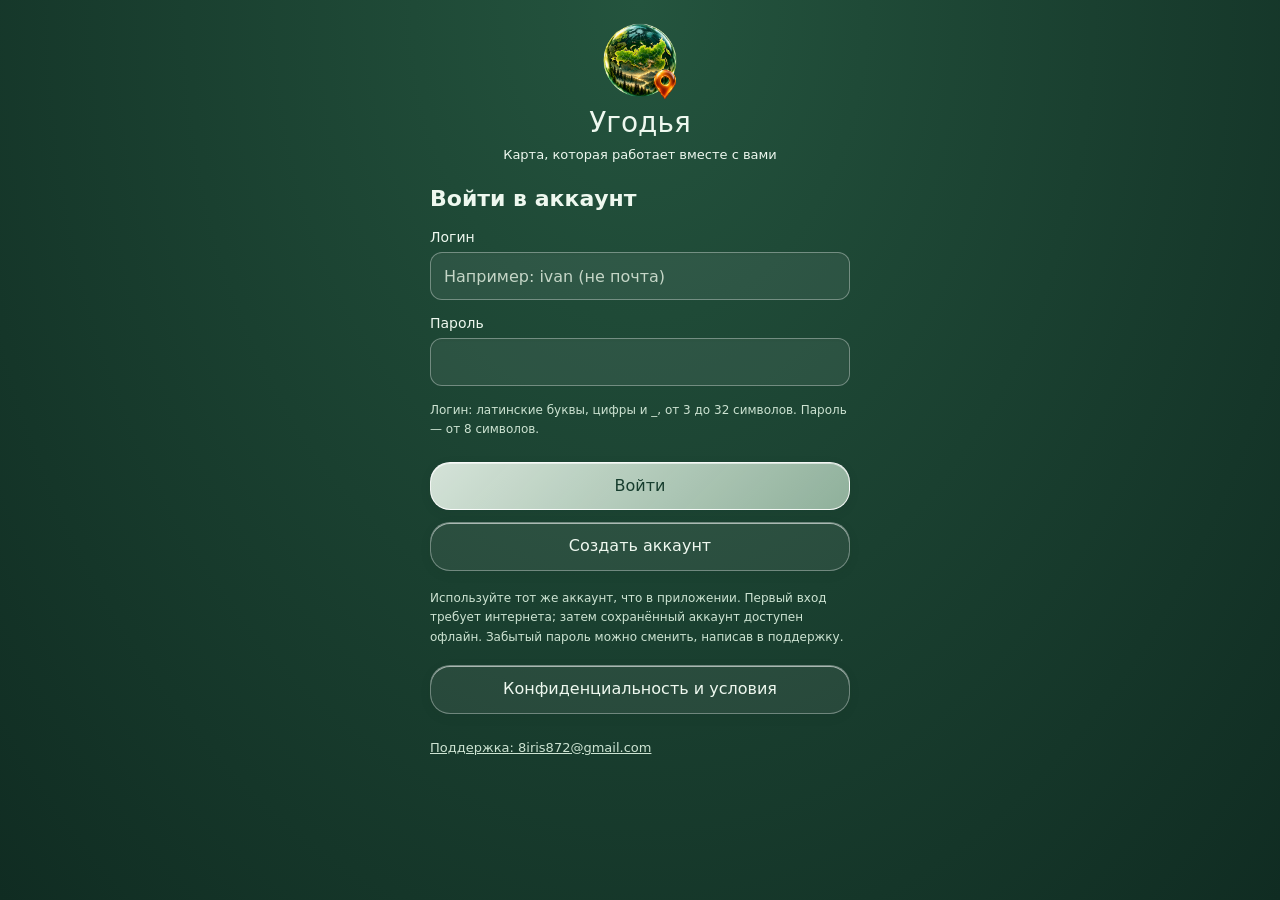
<file: ugodya/index.html>
<!doctype html>
<html lang="ru">
  <head>
    <meta charset="UTF-8" />
    <meta http-equiv="Content-Security-Policy" content="default-src 'self'; script-src 'self'; worker-src 'self' blob:; child-src 'self' blob:; style-src 'self' 'unsafe-inline'; img-src 'self' data: blob: https://tile.openstreetmap.org https://server.arcgisonline.com; font-src 'self' data:; connect-src 'self' blob: https://huntland82.ru https://api.huntland82.ru wss://api.huntland82.ru https://tile.openstreetmap.org https://server.arcgisonline.com; object-src 'none'; base-uri 'none'; form-action 'self'; frame-src 'none'; manifest-src 'self'" />
    <meta name="referrer" content="strict-origin-when-cross-origin" />
    <!-- Ugodya. Original application code is not offered under an open-source license.
         Third-party components and map data retain their own licenses and attribution. -->
    <meta
      name="viewport"
      content="width=device-width, initial-scale=1, viewport-fit=cover"
    />
    <meta name="theme-color" content="#173d2e" />
    <meta name="apple-mobile-web-app-capable" content="yes" />
    <meta name="apple-mobile-web-app-status-bar-style" content="default" />
    <meta
      name="description"
      content="Угодья: карта Крыма, территории, точки и маршруты без интернета"
    />
    <link rel="manifest" href="/ugodya/manifest.webmanifest" />
    <link rel="apple-touch-icon" href="/ugodya/branding/icon-192.png" />
    <title>Угодья</title>
    <script type="module" crossorigin src="/ugodya/assets/index-Bnn749XR.js"></script>
    <link rel="stylesheet" crossorigin href="/ugodya/assets/index-4d1-SvYH.css">
  </head>
  <body>
    <script async src="/ugodya/boot-guard.js"></script>
    <div id="splash">
      <div class="brand-orb"><img class="brand-globe" src="/ugodya/branding/splash_globe.png" alt=""><img class="brand-pin" src="/ugodya/branding/splash_pin.png" alt=""></div>
      <h1>Угодья</h1>
      <p>Карта, которая работает вместе с вами</p>
    </div>
    <section id="auth-page" aria-label="Вход в Угодья" hidden></section>
    <div id="app" hidden inert>
      <header>
        <button id="menu" aria-label="Открыть меню">☰</button>
        <h1>Угодья</h1>
        <button id="search" aria-label="Поиск">⌕</button
        ><button id="sync" aria-label="Синхронизировать">↻</button>
      </header>
      <main id="map" aria-label="Карта Крыма"></main>
      <div id="map-modes" class="glass" role="group" aria-label="Вид карты"><button id="mode-scheme" aria-pressed="true">Схема</button><button id="mode-satellite" aria-pressed="false">Спутник</button></div>
      <div class="map-banners">
        <section id="search-object-card" class="glass" hidden aria-label="Результат поиска"><div><strong id="search-object-name"></strong><small id="search-object-detail"></small><small id="search-object-geometry"></small><button id="search-object-copy" class="coordinate-copy" title="Скопировать координаты"></button></div><button id="search-object-close" aria-label="Закрыть результат поиска">×</button></section>
      <section id="selected-territory-card" class="glass" hidden aria-label="Выбранное угодье"><div><strong id="selected-territory-name"></strong><small id="selected-territory-area"></small></div><button id="clear-territory-selection" aria-label="Снять выделение">×</button></section>
      <div id="notice" role="status" hidden></div>
      <div id="offline" hidden>
        Нет интернета · работаем с сохранёнными данными
      </div>
      <div id="add-banner" hidden>
        Нажмите на карту, чтобы поставить точку
        <button id="cancel-add">Отмена</button>
      </div>
      <div id="track-banner" hidden></div>
      <div id="download-banner" hidden><span id="download-summary"></span><button id="download-details" aria-label="Открыть загрузку карты">Подробнее</button></div>
      </div>
      <div class="bottom">
        <section id="gps-panel" class="glass">
          <button id="collapse" aria-label="Свернуть сведения">⌄</button>
          <div id="gps-info">
            <strong id="inside">Территории загружаются…</strong
            ><strong id="distance">До ближайшей границы: —</strong
            ><button id="copy-gps" class="text-button">
              GPS: ожидание координат</button
            ><small id="sync-info"
              >Изменения сохраняются на этом устройстве</small
            >
          </div>
        </section>
        <div class="controls">
          <button
            id="add-point"
            class="glass round"
            aria-label="Добавить точку"
          >
            ✚</button
          ><button id="locate" class="glass round" aria-label="Моя геопозиция">
            ◎
          </button>
        </div>
      </div>
    </div>
    <dialog id="onboarding" hidden aria-label="Знакомство с Угодьями"></dialog>
    <dialog id="sheet"><div id="sheet-content"></div></dialog>
    <div id="toast" role="status" hidden></div>
  </body>
</html>
</file>
<file: ugodya/assets/index-4d1-SvYH.css>
.maplibregl-map{font:12px/20px Helvetica Neue,Arial,Helvetica,sans-serif;overflow:hidden;position:relative;-webkit-tap-highlight-color:rgb(0,0,0,0)}.maplibregl-canvas{left:0;position:absolute;top:0}.maplibregl-map:fullscreen{height:100%;width:100%}.maplibregl-ctrl-group button.maplibregl-ctrl-compass{touch-action:none}.maplibregl-canvas-container.maplibregl-interactive,.maplibregl-ctrl-group button.maplibregl-ctrl-compass{cursor:grab;-webkit-user-select:none;-moz-user-select:none;user-select:none}.maplibregl-canvas-container.maplibregl-interactive.maplibregl-track-pointer{cursor:pointer}.maplibregl-canvas-container.maplibregl-interactive:active,.maplibregl-ctrl-group button.maplibregl-ctrl-compass:active{cursor:grabbing}.maplibregl-canvas-container.maplibregl-touch-zoom-rotate,.maplibregl-canvas-container.maplibregl-touch-zoom-rotate .maplibregl-canvas{touch-action:pan-x pan-y}.maplibregl-canvas-container.maplibregl-touch-drag-pan,.maplibregl-canvas-container.maplibregl-touch-drag-pan .maplibregl-canvas{touch-action:pinch-zoom}.maplibregl-canvas-container.maplibregl-touch-zoom-rotate.maplibregl-touch-drag-pan,.maplibregl-canvas-container.maplibregl-touch-zoom-rotate.maplibregl-touch-drag-pan .maplibregl-canvas{touch-action:none}.maplibregl-canvas-container.maplibregl-touch-drag-pan.maplibregl-cooperative-gestures,.maplibregl-canvas-container.maplibregl-touch-drag-pan.maplibregl-cooperative-gestures .maplibregl-canvas{touch-action:pan-x pan-y}.maplibregl-ctrl-bottom-left,.maplibregl-ctrl-bottom-right,.maplibregl-ctrl-top-left,.maplibregl-ctrl-top-right{pointer-events:none;position:absolute;z-index:2}.maplibregl-ctrl-top-left{left:0;top:0}.maplibregl-ctrl-top-right{right:0;top:0}.maplibregl-ctrl-bottom-left{bottom:0;left:0}.maplibregl-ctrl-bottom-right{bottom:0;right:0}.maplibregl-ctrl{clear:both;pointer-events:auto;transform:translate(0)}.maplibregl-ctrl-top-left .maplibregl-ctrl{float:left;margin:10px 0 0 10px}.maplibregl-ctrl-top-right .maplibregl-ctrl{float:right;margin:10px 10px 0 0}.maplibregl-ctrl-bottom-left .maplibregl-ctrl{float:left;margin:0 0 10px 10px}.maplibregl-ctrl-bottom-right .maplibregl-ctrl{float:right;margin:0 10px 10px 0}.maplibregl-ctrl-group{background:#fff;border-radius:4px}.maplibregl-ctrl-group:not(:empty){box-shadow:0 0 0 2px #0000001a}@media(forced-colors:active){.maplibregl-ctrl-group:not(:empty){box-shadow:0 0 0 2px ButtonText}}.maplibregl-ctrl-group button{background-color:transparent;border:0;box-sizing:border-box;cursor:pointer;display:block;height:29px;outline:none;padding:0;width:29px}.maplibregl-ctrl-group button+button{border-top:1px solid #ddd}.maplibregl-ctrl button .maplibregl-ctrl-icon{background-position:50%;background-repeat:no-repeat;display:block;height:100%;width:100%}@media(forced-colors:active){.maplibregl-ctrl-icon{background-color:transparent}.maplibregl-ctrl-group button+button{border-top:1px solid ButtonText}}.maplibregl-ctrl button::-moz-focus-inner{border:0;padding:0}.maplibregl-ctrl-attrib-button:focus,.maplibregl-ctrl-group button:focus{box-shadow:0 0 2px 2px #0096ff}.maplibregl-ctrl button:disabled{cursor:not-allowed}.maplibregl-ctrl button:disabled .maplibregl-ctrl-icon{opacity:.25}@media(hover:hover){.maplibregl-ctrl button:not(:disabled):hover{background-color:#0000000d}}.maplibregl-ctrl button:not(:disabled):active{background-color:#0000000d}.maplibregl-ctrl-group button:focus:focus-visible{box-shadow:0 0 2px 2px #0096ff}.maplibregl-ctrl-group button:focus:not(:focus-visible){box-shadow:none}.maplibregl-ctrl-group button:focus:first-child{border-radius:4px 4px 0 0}.maplibregl-ctrl-group button:focus:last-child{border-radius:0 0 4px 4px}.maplibregl-ctrl-group button:focus:only-child{border-radius:inherit}.maplibregl-ctrl button.maplibregl-ctrl-zoom-out .maplibregl-ctrl-icon{background-image:url("data:image/svg+xml;charset=utf-8,%3Csvg xmlns='http://www.w3.org/2000/svg' width='29' height='29' fill='%23333' viewBox='0 0 29 29'%3E%3Cpath d='M10 13c-.75 0-1.5.75-1.5 1.5S9.25 16 10 16h9c.75 0 1.5-.75 1.5-1.5S19.75 13 19 13z'/%3E%3C/svg%3E")}.maplibregl-ctrl button.maplibregl-ctrl-zoom-in .maplibregl-ctrl-icon{background-image:url("data:image/svg+xml;charset=utf-8,%3Csvg xmlns='http://www.w3.org/2000/svg' width='29' height='29' fill='%23333' viewBox='0 0 29 29'%3E%3Cpath d='M14.5 8.5c-.75 0-1.5.75-1.5 1.5v3h-3c-.75 0-1.5.75-1.5 1.5S9.25 16 10 16h3v3c0 .75.75 1.5 1.5 1.5S16 19.75 16 19v-3h3c.75 0 1.5-.75 1.5-1.5S19.75 13 19 13h-3v-3c0-.75-.75-1.5-1.5-1.5'/%3E%3C/svg%3E")}@media(forced-colors:active){.maplibregl-ctrl button.maplibregl-ctrl-zoom-out .maplibregl-ctrl-icon{background-image:url("data:image/svg+xml;charset=utf-8,%3Csvg xmlns='http://www.w3.org/2000/svg' width='29' height='29' fill='%23fff' viewBox='0 0 29 29'%3E%3Cpath d='M10 13c-.75 0-1.5.75-1.5 1.5S9.25 16 10 16h9c.75 0 1.5-.75 1.5-1.5S19.75 13 19 13z'/%3E%3C/svg%3E")}.maplibregl-ctrl button.maplibregl-ctrl-zoom-in .maplibregl-ctrl-icon{background-image:url("data:image/svg+xml;charset=utf-8,%3Csvg xmlns='http://www.w3.org/2000/svg' width='29' height='29' fill='%23fff' viewBox='0 0 29 29'%3E%3Cpath d='M14.5 8.5c-.75 0-1.5.75-1.5 1.5v3h-3c-.75 0-1.5.75-1.5 1.5S9.25 16 10 16h3v3c0 .75.75 1.5 1.5 1.5S16 19.75 16 19v-3h3c.75 0 1.5-.75 1.5-1.5S19.75 13 19 13h-3v-3c0-.75-.75-1.5-1.5-1.5'/%3E%3C/svg%3E")}}@media(forced-colors:active)and (prefers-color-scheme:light){.maplibregl-ctrl button.maplibregl-ctrl-zoom-out .maplibregl-ctrl-icon{background-image:url("data:image/svg+xml;charset=utf-8,%3Csvg xmlns='http://www.w3.org/2000/svg' width='29' height='29' viewBox='0 0 29 29'%3E%3Cpath d='M10 13c-.75 0-1.5.75-1.5 1.5S9.25 16 10 16h9c.75 0 1.5-.75 1.5-1.5S19.75 13 19 13z'/%3E%3C/svg%3E")}.maplibregl-ctrl button.maplibregl-ctrl-zoom-in .maplibregl-ctrl-icon{background-image:url("data:image/svg+xml;charset=utf-8,%3Csvg xmlns='http://www.w3.org/2000/svg' width='29' height='29' viewBox='0 0 29 29'%3E%3Cpath d='M14.5 8.5c-.75 0-1.5.75-1.5 1.5v3h-3c-.75 0-1.5.75-1.5 1.5S9.25 16 10 16h3v3c0 .75.75 1.5 1.5 1.5S16 19.75 16 19v-3h3c.75 0 1.5-.75 1.5-1.5S19.75 13 19 13h-3v-3c0-.75-.75-1.5-1.5-1.5'/%3E%3C/svg%3E")}}.maplibregl-ctrl button.maplibregl-ctrl-fullscreen .maplibregl-ctrl-icon{background-image:url("data:image/svg+xml;charset=utf-8,%3Csvg xmlns='http://www.w3.org/2000/svg' width='29' height='29' fill='%23333' viewBox='0 0 29 29'%3E%3Cpath d='M24 16v5.5c0 1.75-.75 2.5-2.5 2.5H16v-1l3-1.5-4-5.5 1-1 5.5 4 1.5-3zM6 16l1.5 3 5.5-4 1 1-4 5.5 3 1.5v1H7.5C5.75 24 5 23.25 5 21.5V16zm7-11v1l-3 1.5 4 5.5-1 1-5.5-4L6 13H5V7.5C5 5.75 5.75 5 7.5 5zm11 2.5c0-1.75-.75-2.5-2.5-2.5H16v1l3 1.5-4 5.5 1 1 5.5-4 1.5 3h1z'/%3E%3C/svg%3E")}.maplibregl-ctrl button.maplibregl-ctrl-shrink .maplibregl-ctrl-icon{background-image:url("data:image/svg+xml;charset=utf-8,%3Csvg xmlns='http://www.w3.org/2000/svg' width='29' height='29' viewBox='0 0 29 29'%3E%3Cpath d='M18.5 16c-1.75 0-2.5.75-2.5 2.5V24h1l1.5-3 5.5 4 1-1-4-5.5 3-1.5v-1zM13 18.5c0-1.75-.75-2.5-2.5-2.5H5v1l3 1.5L4 24l1 1 5.5-4 1.5 3h1zm3-8c0 1.75.75 2.5 2.5 2.5H24v-1l-3-1.5L25 5l-1-1-5.5 4L17 5h-1zM10.5 13c1.75 0 2.5-.75 2.5-2.5V5h-1l-1.5 3L5 4 4 5l4 5.5L5 12v1z'/%3E%3C/svg%3E")}@media(forced-colors:active){.maplibregl-ctrl button.maplibregl-ctrl-fullscreen .maplibregl-ctrl-icon{background-image:url("data:image/svg+xml;charset=utf-8,%3Csvg xmlns='http://www.w3.org/2000/svg' width='29' height='29' fill='%23fff' viewBox='0 0 29 29'%3E%3Cpath d='M24 16v5.5c0 1.75-.75 2.5-2.5 2.5H16v-1l3-1.5-4-5.5 1-1 5.5 4 1.5-3zM6 16l1.5 3 5.5-4 1 1-4 5.5 3 1.5v1H7.5C5.75 24 5 23.25 5 21.5V16zm7-11v1l-3 1.5 4 5.5-1 1-5.5-4L6 13H5V7.5C5 5.75 5.75 5 7.5 5zm11 2.5c0-1.75-.75-2.5-2.5-2.5H16v1l3 1.5-4 5.5 1 1 5.5-4 1.5 3h1z'/%3E%3C/svg%3E")}.maplibregl-ctrl button.maplibregl-ctrl-shrink .maplibregl-ctrl-icon{background-image:url("data:image/svg+xml;charset=utf-8,%3Csvg xmlns='http://www.w3.org/2000/svg' width='29' height='29' fill='%23fff' viewBox='0 0 29 29'%3E%3Cpath d='M18.5 16c-1.75 0-2.5.75-2.5 2.5V24h1l1.5-3 5.5 4 1-1-4-5.5 3-1.5v-1zM13 18.5c0-1.75-.75-2.5-2.5-2.5H5v1l3 1.5L4 24l1 1 5.5-4 1.5 3h1zm3-8c0 1.75.75 2.5 2.5 2.5H24v-1l-3-1.5L25 5l-1-1-5.5 4L17 5h-1zM10.5 13c1.75 0 2.5-.75 2.5-2.5V5h-1l-1.5 3L5 4 4 5l4 5.5L5 12v1z'/%3E%3C/svg%3E")}}@media(forced-colors:active)and (prefers-color-scheme:light){.maplibregl-ctrl button.maplibregl-ctrl-fullscreen .maplibregl-ctrl-icon{background-image:url("data:image/svg+xml;charset=utf-8,%3Csvg xmlns='http://www.w3.org/2000/svg' width='29' height='29' viewBox='0 0 29 29'%3E%3Cpath d='M24 16v5.5c0 1.75-.75 2.5-2.5 2.5H16v-1l3-1.5-4-5.5 1-1 5.5 4 1.5-3zM6 16l1.5 3 5.5-4 1 1-4 5.5 3 1.5v1H7.5C5.75 24 5 23.25 5 21.5V16zm7-11v1l-3 1.5 4 5.5-1 1-5.5-4L6 13H5V7.5C5 5.75 5.75 5 7.5 5zm11 2.5c0-1.75-.75-2.5-2.5-2.5H16v1l3 1.5-4 5.5 1 1 5.5-4 1.5 3h1z'/%3E%3C/svg%3E")}.maplibregl-ctrl button.maplibregl-ctrl-shrink .maplibregl-ctrl-icon{background-image:url("data:image/svg+xml;charset=utf-8,%3Csvg xmlns='http://www.w3.org/2000/svg' width='29' height='29' viewBox='0 0 29 29'%3E%3Cpath d='M18.5 16c-1.75 0-2.5.75-2.5 2.5V24h1l1.5-3 5.5 4 1-1-4-5.5 3-1.5v-1zM13 18.5c0-1.75-.75-2.5-2.5-2.5H5v1l3 1.5L4 24l1 1 5.5-4 1.5 3h1zm3-8c0 1.75.75 2.5 2.5 2.5H24v-1l-3-1.5L25 5l-1-1-5.5 4L17 5h-1zM10.5 13c1.75 0 2.5-.75 2.5-2.5V5h-1l-1.5 3L5 4 4 5l4 5.5L5 12v1z'/%3E%3C/svg%3E")}}.maplibregl-ctrl button.maplibregl-ctrl-compass .maplibregl-ctrl-icon{background-image:url("data:image/svg+xml;charset=utf-8,%3Csvg xmlns='http://www.w3.org/2000/svg' width='29' height='29' fill='%23333' viewBox='0 0 29 29'%3E%3Cpath d='m10.5 14 4-8 4 8z'/%3E%3Cpath fill='%23ccc' d='m10.5 16 4 8 4-8z'/%3E%3C/svg%3E")}@media(forced-colors:active){.maplibregl-ctrl button.maplibregl-ctrl-compass .maplibregl-ctrl-icon{background-image:url("data:image/svg+xml;charset=utf-8,%3Csvg xmlns='http://www.w3.org/2000/svg' width='29' height='29' fill='%23fff' viewBox='0 0 29 29'%3E%3Cpath d='m10.5 14 4-8 4 8z'/%3E%3Cpath fill='%23ccc' d='m10.5 16 4 8 4-8z'/%3E%3C/svg%3E")}}@media(forced-colors:active)and (prefers-color-scheme:light){.maplibregl-ctrl button.maplibregl-ctrl-compass .maplibregl-ctrl-icon{background-image:url("data:image/svg+xml;charset=utf-8,%3Csvg xmlns='http://www.w3.org/2000/svg' width='29' height='29' viewBox='0 0 29 29'%3E%3Cpath d='m10.5 14 4-8 4 8z'/%3E%3Cpath fill='%23ccc' d='m10.5 16 4 8 4-8z'/%3E%3C/svg%3E")}}.maplibregl-ctrl button.maplibregl-ctrl-globe .maplibregl-ctrl-icon{background-image:url("data:image/svg+xml;charset=utf-8,%3Csvg xmlns='http://www.w3.org/2000/svg' width='22' height='22' fill='none' stroke='%23333' viewBox='0 0 22 22'%3E%3Ccircle cx='11' cy='11' r='8.5'/%3E%3Cpath d='M17.5 11c0 4.819-3.02 8.5-6.5 8.5S4.5 15.819 4.5 11 7.52 2.5 11 2.5s6.5 3.681 6.5 8.5Z'/%3E%3Cpath d='M13.5 11c0 2.447-.331 4.64-.853 6.206-.262.785-.562 1.384-.872 1.777-.314.399-.58.517-.775.517s-.461-.118-.775-.517c-.31-.393-.61-.992-.872-1.777C8.831 15.64 8.5 13.446 8.5 11s.331-4.64.853-6.206c.262-.785.562-1.384.872-1.777.314-.399.58-.517.775-.517s.461.118.775.517c.31.393.61.992.872 1.777.522 1.565.853 3.76.853 6.206Z'/%3E%3Cpath d='M11 7.5c-1.909 0-3.622-.166-4.845-.428-.616-.132-1.08-.283-1.379-.434a1.3 1.3 0 0 1-.224-.138q.07-.058.224-.138c.299-.151.763-.302 1.379-.434C7.378 5.666 9.091 5.5 11 5.5s3.622.166 4.845.428c.616.132 1.08.283 1.379.434.105.053.177.1.224.138q-.07.058-.224.138c-.299.151-.763.302-1.379.434-1.223.262-2.936.428-4.845.428ZM4.486 6.436ZM11 16.5c-1.909 0-3.622-.166-4.845-.428-.616-.132-1.08-.283-1.379-.434a1.3 1.3 0 0 1-.224-.138 1.3 1.3 0 0 1 .224-.138c.299-.151.763-.302 1.379-.434C7.378 14.666 9.091 14.5 11 14.5s3.622.166 4.845.428c.616.132 1.08.283 1.379.434.105.053.177.1.224.138a1.3 1.3 0 0 1-.224.138c-.299.151-.763.302-1.379.434-1.223.262-2.936.428-4.845.428Zm-6.514-1.064ZM11 12.5c-2.46 0-4.672-.222-6.255-.574-.796-.177-1.406-.38-1.805-.59a1.5 1.5 0 0 1-.39-.272.3.3 0 0 1-.047-.064.3.3 0 0 1 .048-.064c.066-.073.189-.167.389-.272.399-.21 1.009-.413 1.805-.59C6.328 9.722 8.54 9.5 11 9.5s4.672.222 6.256.574c.795.177 1.405.38 1.804.59.2.105.323.2.39.272a.3.3 0 0 1 .047.064.3.3 0 0 1-.048.064 1.4 1.4 0 0 1-.389.272c-.399.21-1.009.413-1.804.59-1.584.352-3.796.574-6.256.574Zm-8.501-1.51v.002zm0 .018v.002zm17.002.002v-.002zm0-.018v-.002z'/%3E%3C/svg%3E")}.maplibregl-ctrl button.maplibregl-ctrl-globe-enabled .maplibregl-ctrl-icon{background-image:url("data:image/svg+xml;charset=utf-8,%3Csvg xmlns='http://www.w3.org/2000/svg' width='22' height='22' fill='none' stroke='%2333b5e5' viewBox='0 0 22 22'%3E%3Ccircle cx='11' cy='11' r='8.5'/%3E%3Cpath d='M17.5 11c0 4.819-3.02 8.5-6.5 8.5S4.5 15.819 4.5 11 7.52 2.5 11 2.5s6.5 3.681 6.5 8.5Z'/%3E%3Cpath d='M13.5 11c0 2.447-.331 4.64-.853 6.206-.262.785-.562 1.384-.872 1.777-.314.399-.58.517-.775.517s-.461-.118-.775-.517c-.31-.393-.61-.992-.872-1.777C8.831 15.64 8.5 13.446 8.5 11s.331-4.64.853-6.206c.262-.785.562-1.384.872-1.777.314-.399.58-.517.775-.517s.461.118.775.517c.31.393.61.992.872 1.777.522 1.565.853 3.76.853 6.206Z'/%3E%3Cpath d='M11 7.5c-1.909 0-3.622-.166-4.845-.428-.616-.132-1.08-.283-1.379-.434a1.3 1.3 0 0 1-.224-.138q.07-.058.224-.138c.299-.151.763-.302 1.379-.434C7.378 5.666 9.091 5.5 11 5.5s3.622.166 4.845.428c.616.132 1.08.283 1.379.434.105.053.177.1.224.138q-.07.058-.224.138c-.299.151-.763.302-1.379.434-1.223.262-2.936.428-4.845.428ZM4.486 6.436ZM11 16.5c-1.909 0-3.622-.166-4.845-.428-.616-.132-1.08-.283-1.379-.434a1.3 1.3 0 0 1-.224-.138 1.3 1.3 0 0 1 .224-.138c.299-.151.763-.302 1.379-.434C7.378 14.666 9.091 14.5 11 14.5s3.622.166 4.845.428c.616.132 1.08.283 1.379.434.105.053.177.1.224.138a1.3 1.3 0 0 1-.224.138c-.299.151-.763.302-1.379.434-1.223.262-2.936.428-4.845.428Zm-6.514-1.064ZM11 12.5c-2.46 0-4.672-.222-6.255-.574-.796-.177-1.406-.38-1.805-.59a1.5 1.5 0 0 1-.39-.272.3.3 0 0 1-.047-.064.3.3 0 0 1 .048-.064c.066-.073.189-.167.389-.272.399-.21 1.009-.413 1.805-.59C6.328 9.722 8.54 9.5 11 9.5s4.672.222 6.256.574c.795.177 1.405.38 1.804.59.2.105.323.2.39.272a.3.3 0 0 1 .047.064.3.3 0 0 1-.048.064 1.4 1.4 0 0 1-.389.272c-.399.21-1.009.413-1.804.59-1.584.352-3.796.574-6.256.574Zm-8.501-1.51v.002zm0 .018v.002zm17.002.002v-.002zm0-.018v-.002z'/%3E%3C/svg%3E")}.maplibregl-ctrl button.maplibregl-ctrl-terrain .maplibregl-ctrl-icon{background-image:url("data:image/svg+xml;charset=utf-8,%3Csvg xmlns='http://www.w3.org/2000/svg' width='22' height='22' fill='%23333' viewBox='0 0 22 22'%3E%3Cpath d='m1.754 13.406 4.453-4.851 3.09 3.09 3.281 3.277.969-.969-3.309-3.312 3.844-4.121 6.148 6.886h1.082v-.855l-7.207-8.07-4.84 5.187L6.169 6.57l-5.48 5.965v.871ZM.688 16.844h20.625v1.375H.688Zm0 0'/%3E%3C/svg%3E")}.maplibregl-ctrl button.maplibregl-ctrl-terrain-enabled .maplibregl-ctrl-icon{background-image:url("data:image/svg+xml;charset=utf-8,%3Csvg xmlns='http://www.w3.org/2000/svg' width='22' height='22' fill='%2333b5e5' viewBox='0 0 22 22'%3E%3Cpath d='m1.754 13.406 4.453-4.851 3.09 3.09 3.281 3.277.969-.969-3.309-3.312 3.844-4.121 6.148 6.886h1.082v-.855l-7.207-8.07-4.84 5.187L6.169 6.57l-5.48 5.965v.871ZM.688 16.844h20.625v1.375H.688Zm0 0'/%3E%3C/svg%3E")}.maplibregl-ctrl button.maplibregl-ctrl-geolocate .maplibregl-ctrl-icon{background-image:url("data:image/svg+xml;charset=utf-8,%3Csvg xmlns='http://www.w3.org/2000/svg' width='29' height='29' fill='%23333' viewBox='0 0 20 20'%3E%3Cpath d='M10 4C9 4 9 5 9 5v.1A5 5 0 0 0 5.1 9H5s-1 0-1 1 1 1 1 1h.1A5 5 0 0 0 9 14.9v.1s0 1 1 1 1-1 1-1v-.1a5 5 0 0 0 3.9-3.9h.1s1 0 1-1-1-1-1-1h-.1A5 5 0 0 0 11 5.1V5s0-1-1-1m0 2.5a3.5 3.5 0 1 1 0 7 3.5 3.5 0 1 1 0-7'/%3E%3Ccircle cx='10' cy='10' r='2'/%3E%3C/svg%3E")}.maplibregl-ctrl button.maplibregl-ctrl-geolocate:disabled .maplibregl-ctrl-icon{background-image:url("data:image/svg+xml;charset=utf-8,%3Csvg xmlns='http://www.w3.org/2000/svg' width='29' height='29' fill='%23aaa' viewBox='0 0 20 20'%3E%3Cpath d='M10 4C9 4 9 5 9 5v.1A5 5 0 0 0 5.1 9H5s-1 0-1 1 1 1 1 1h.1A5 5 0 0 0 9 14.9v.1s0 1 1 1 1-1 1-1v-.1a5 5 0 0 0 3.9-3.9h.1s1 0 1-1-1-1-1-1h-.1A5 5 0 0 0 11 5.1V5s0-1-1-1m0 2.5a3.5 3.5 0 1 1 0 7 3.5 3.5 0 1 1 0-7'/%3E%3Ccircle cx='10' cy='10' r='2'/%3E%3Cpath fill='red' d='m14 5 1 1-9 9-1-1z'/%3E%3C/svg%3E")}.maplibregl-ctrl button.maplibregl-ctrl-geolocate.maplibregl-ctrl-geolocate-active .maplibregl-ctrl-icon{background-image:url("data:image/svg+xml;charset=utf-8,%3Csvg xmlns='http://www.w3.org/2000/svg' width='29' height='29' fill='%2333b5e5' viewBox='0 0 20 20'%3E%3Cpath d='M10 4C9 4 9 5 9 5v.1A5 5 0 0 0 5.1 9H5s-1 0-1 1 1 1 1 1h.1A5 5 0 0 0 9 14.9v.1s0 1 1 1 1-1 1-1v-.1a5 5 0 0 0 3.9-3.9h.1s1 0 1-1-1-1-1-1h-.1A5 5 0 0 0 11 5.1V5s0-1-1-1m0 2.5a3.5 3.5 0 1 1 0 7 3.5 3.5 0 1 1 0-7'/%3E%3Ccircle cx='10' cy='10' r='2'/%3E%3C/svg%3E")}.maplibregl-ctrl button.maplibregl-ctrl-geolocate.maplibregl-ctrl-geolocate-active-error .maplibregl-ctrl-icon{background-image:url("data:image/svg+xml;charset=utf-8,%3Csvg xmlns='http://www.w3.org/2000/svg' width='29' height='29' fill='%23e58978' viewBox='0 0 20 20'%3E%3Cpath d='M10 4C9 4 9 5 9 5v.1A5 5 0 0 0 5.1 9H5s-1 0-1 1 1 1 1 1h.1A5 5 0 0 0 9 14.9v.1s0 1 1 1 1-1 1-1v-.1a5 5 0 0 0 3.9-3.9h.1s1 0 1-1-1-1-1-1h-.1A5 5 0 0 0 11 5.1V5s0-1-1-1m0 2.5a3.5 3.5 0 1 1 0 7 3.5 3.5 0 1 1 0-7'/%3E%3Ccircle cx='10' cy='10' r='2'/%3E%3C/svg%3E")}.maplibregl-ctrl button.maplibregl-ctrl-geolocate.maplibregl-ctrl-geolocate-background .maplibregl-ctrl-icon{background-image:url("data:image/svg+xml;charset=utf-8,%3Csvg xmlns='http://www.w3.org/2000/svg' width='29' height='29' fill='%2333b5e5' viewBox='0 0 20 20'%3E%3Cpath d='M10 4C9 4 9 5 9 5v.1A5 5 0 0 0 5.1 9H5s-1 0-1 1 1 1 1 1h.1A5 5 0 0 0 9 14.9v.1s0 1 1 1 1-1 1-1v-.1a5 5 0 0 0 3.9-3.9h.1s1 0 1-1-1-1-1-1h-.1A5 5 0 0 0 11 5.1V5s0-1-1-1m0 2.5a3.5 3.5 0 1 1 0 7 3.5 3.5 0 1 1 0-7'/%3E%3C/svg%3E")}.maplibregl-ctrl button.maplibregl-ctrl-geolocate.maplibregl-ctrl-geolocate-background-error .maplibregl-ctrl-icon{background-image:url("data:image/svg+xml;charset=utf-8,%3Csvg xmlns='http://www.w3.org/2000/svg' width='29' height='29' fill='%23e54e33' viewBox='0 0 20 20'%3E%3Cpath d='M10 4C9 4 9 5 9 5v.1A5 5 0 0 0 5.1 9H5s-1 0-1 1 1 1 1 1h.1A5 5 0 0 0 9 14.9v.1s0 1 1 1 1-1 1-1v-.1a5 5 0 0 0 3.9-3.9h.1s1 0 1-1-1-1-1-1h-.1A5 5 0 0 0 11 5.1V5s0-1-1-1m0 2.5a3.5 3.5 0 1 1 0 7 3.5 3.5 0 1 1 0-7'/%3E%3C/svg%3E")}.maplibregl-ctrl button.maplibregl-ctrl-geolocate.maplibregl-ctrl-geolocate-waiting .maplibregl-ctrl-icon{animation:maplibregl-spin 2s linear infinite}@media(forced-colors:active){.maplibregl-ctrl button.maplibregl-ctrl-geolocate .maplibregl-ctrl-icon{background-image:url("data:image/svg+xml;charset=utf-8,%3Csvg xmlns='http://www.w3.org/2000/svg' width='29' height='29' fill='%23fff' viewBox='0 0 20 20'%3E%3Cpath d='M10 4C9 4 9 5 9 5v.1A5 5 0 0 0 5.1 9H5s-1 0-1 1 1 1 1 1h.1A5 5 0 0 0 9 14.9v.1s0 1 1 1 1-1 1-1v-.1a5 5 0 0 0 3.9-3.9h.1s1 0 1-1-1-1-1-1h-.1A5 5 0 0 0 11 5.1V5s0-1-1-1m0 2.5a3.5 3.5 0 1 1 0 7 3.5 3.5 0 1 1 0-7'/%3E%3Ccircle cx='10' cy='10' r='2'/%3E%3C/svg%3E")}.maplibregl-ctrl button.maplibregl-ctrl-geolocate:disabled .maplibregl-ctrl-icon{background-image:url("data:image/svg+xml;charset=utf-8,%3Csvg xmlns='http://www.w3.org/2000/svg' width='29' height='29' fill='%23999' viewBox='0 0 20 20'%3E%3Cpath d='M10 4C9 4 9 5 9 5v.1A5 5 0 0 0 5.1 9H5s-1 0-1 1 1 1 1 1h.1A5 5 0 0 0 9 14.9v.1s0 1 1 1 1-1 1-1v-.1a5 5 0 0 0 3.9-3.9h.1s1 0 1-1-1-1-1-1h-.1A5 5 0 0 0 11 5.1V5s0-1-1-1m0 2.5a3.5 3.5 0 1 1 0 7 3.5 3.5 0 1 1 0-7'/%3E%3Ccircle cx='10' cy='10' r='2'/%3E%3Cpath fill='red' d='m14 5 1 1-9 9-1-1z'/%3E%3C/svg%3E")}.maplibregl-ctrl button.maplibregl-ctrl-geolocate.maplibregl-ctrl-geolocate-active .maplibregl-ctrl-icon{background-image:url("data:image/svg+xml;charset=utf-8,%3Csvg xmlns='http://www.w3.org/2000/svg' width='29' height='29' fill='%2333b5e5' viewBox='0 0 20 20'%3E%3Cpath d='M10 4C9 4 9 5 9 5v.1A5 5 0 0 0 5.1 9H5s-1 0-1 1 1 1 1 1h.1A5 5 0 0 0 9 14.9v.1s0 1 1 1 1-1 1-1v-.1a5 5 0 0 0 3.9-3.9h.1s1 0 1-1-1-1-1-1h-.1A5 5 0 0 0 11 5.1V5s0-1-1-1m0 2.5a3.5 3.5 0 1 1 0 7 3.5 3.5 0 1 1 0-7'/%3E%3Ccircle cx='10' cy='10' r='2'/%3E%3C/svg%3E")}.maplibregl-ctrl button.maplibregl-ctrl-geolocate.maplibregl-ctrl-geolocate-active-error .maplibregl-ctrl-icon{background-image:url("data:image/svg+xml;charset=utf-8,%3Csvg xmlns='http://www.w3.org/2000/svg' width='29' height='29' fill='%23e58978' viewBox='0 0 20 20'%3E%3Cpath d='M10 4C9 4 9 5 9 5v.1A5 5 0 0 0 5.1 9H5s-1 0-1 1 1 1 1 1h.1A5 5 0 0 0 9 14.9v.1s0 1 1 1 1-1 1-1v-.1a5 5 0 0 0 3.9-3.9h.1s1 0 1-1-1-1-1-1h-.1A5 5 0 0 0 11 5.1V5s0-1-1-1m0 2.5a3.5 3.5 0 1 1 0 7 3.5 3.5 0 1 1 0-7'/%3E%3Ccircle cx='10' cy='10' r='2'/%3E%3C/svg%3E")}.maplibregl-ctrl button.maplibregl-ctrl-geolocate.maplibregl-ctrl-geolocate-background .maplibregl-ctrl-icon{background-image:url("data:image/svg+xml;charset=utf-8,%3Csvg xmlns='http://www.w3.org/2000/svg' width='29' height='29' fill='%2333b5e5' viewBox='0 0 20 20'%3E%3Cpath d='M10 4C9 4 9 5 9 5v.1A5 5 0 0 0 5.1 9H5s-1 0-1 1 1 1 1 1h.1A5 5 0 0 0 9 14.9v.1s0 1 1 1 1-1 1-1v-.1a5 5 0 0 0 3.9-3.9h.1s1 0 1-1-1-1-1-1h-.1A5 5 0 0 0 11 5.1V5s0-1-1-1m0 2.5a3.5 3.5 0 1 1 0 7 3.5 3.5 0 1 1 0-7'/%3E%3C/svg%3E")}.maplibregl-ctrl button.maplibregl-ctrl-geolocate.maplibregl-ctrl-geolocate-background-error .maplibregl-ctrl-icon{background-image:url("data:image/svg+xml;charset=utf-8,%3Csvg xmlns='http://www.w3.org/2000/svg' width='29' height='29' fill='%23e54e33' viewBox='0 0 20 20'%3E%3Cpath d='M10 4C9 4 9 5 9 5v.1A5 5 0 0 0 5.1 9H5s-1 0-1 1 1 1 1 1h.1A5 5 0 0 0 9 14.9v.1s0 1 1 1 1-1 1-1v-.1a5 5 0 0 0 3.9-3.9h.1s1 0 1-1-1-1-1-1h-.1A5 5 0 0 0 11 5.1V5s0-1-1-1m0 2.5a3.5 3.5 0 1 1 0 7 3.5 3.5 0 1 1 0-7'/%3E%3C/svg%3E")}}@media(forced-colors:active)and (prefers-color-scheme:light){.maplibregl-ctrl button.maplibregl-ctrl-geolocate .maplibregl-ctrl-icon{background-image:url("data:image/svg+xml;charset=utf-8,%3Csvg xmlns='http://www.w3.org/2000/svg' width='29' height='29' viewBox='0 0 20 20'%3E%3Cpath d='M10 4C9 4 9 5 9 5v.1A5 5 0 0 0 5.1 9H5s-1 0-1 1 1 1 1 1h.1A5 5 0 0 0 9 14.9v.1s0 1 1 1 1-1 1-1v-.1a5 5 0 0 0 3.9-3.9h.1s1 0 1-1-1-1-1-1h-.1A5 5 0 0 0 11 5.1V5s0-1-1-1m0 2.5a3.5 3.5 0 1 1 0 7 3.5 3.5 0 1 1 0-7'/%3E%3Ccircle cx='10' cy='10' r='2'/%3E%3C/svg%3E")}.maplibregl-ctrl button.maplibregl-ctrl-geolocate:disabled .maplibregl-ctrl-icon{background-image:url("data:image/svg+xml;charset=utf-8,%3Csvg xmlns='http://www.w3.org/2000/svg' width='29' height='29' fill='%23666' viewBox='0 0 20 20'%3E%3Cpath d='M10 4C9 4 9 5 9 5v.1A5 5 0 0 0 5.1 9H5s-1 0-1 1 1 1 1 1h.1A5 5 0 0 0 9 14.9v.1s0 1 1 1 1-1 1-1v-.1a5 5 0 0 0 3.9-3.9h.1s1 0 1-1-1-1-1-1h-.1A5 5 0 0 0 11 5.1V5s0-1-1-1m0 2.5a3.5 3.5 0 1 1 0 7 3.5 3.5 0 1 1 0-7'/%3E%3Ccircle cx='10' cy='10' r='2'/%3E%3Cpath fill='red' d='m14 5 1 1-9 9-1-1z'/%3E%3C/svg%3E")}}@keyframes maplibregl-spin{0%{transform:rotate(0)}to{transform:rotate(1turn)}}a.maplibregl-ctrl-logo{background-image:url("data:image/svg+xml;charset=utf-8,%3Csvg xmlns='http://www.w3.org/2000/svg' width='88' height='23' fill='none'%3E%3Cpath fill='%23000' fill-opacity='.4' fill-rule='evenodd' d='M17.408 16.796h-1.827l2.501-12.095h.198l3.324 6.533.988 2.19.988-2.19 3.258-6.533h.181l2.6 12.095h-1.81l-1.218-5.644-.362-1.71-.658 1.71-2.929 5.644h-.098l-2.914-5.644-.757-1.71-.345 1.71zm1.958-3.42-.726 3.663a1.255 1.255 0 0 1-1.232 1.011h-1.827a1.255 1.255 0 0 1-1.229-1.509l2.501-12.095a1.255 1.255 0 0 1 1.23-1.001h.197a1.25 1.25 0 0 1 1.12.685l3.19 6.273 3.125-6.263a1.25 1.25 0 0 1 1.123-.695h.181a1.255 1.255 0 0 1 1.227.991l1.443 6.71a5 5 0 0 1 .314-.787l.009-.016a4.6 4.6 0 0 1 1.777-1.887c.782-.46 1.668-.667 2.611-.667a4.6 4.6 0 0 1 1.7.32l.306.134c.21-.16.474-.256.759-.256h1.694a1.255 1.255 0 0 1 1.212.925 1.255 1.255 0 0 1 1.212-.925h1.711c.284 0 .545.094.755.252.613-.3 1.312-.45 2.075-.45 1.356 0 2.557.445 3.482 1.4q.47.48.763 1.064V4.701a1.255 1.255 0 0 1 1.255-1.255h1.86A1.255 1.255 0 0 1 54.44 4.7v9.194h2.217c.19 0 .37.043.532.118v-4.77c0-.356.147-.678.385-.906a2.42 2.42 0 0 1-.682-1.71c0-.665.267-1.253.735-1.7a2.45 2.45 0 0 1 1.722-.674 2.43 2.43 0 0 1 1.705.675q.318.302.504.683V4.7a1.255 1.255 0 0 1 1.255-1.255h1.744A1.255 1.255 0 0 1 65.812 4.7v3.335a4.8 4.8 0 0 1 1.526-.246c.938 0 1.817.214 2.59.69a4.47 4.47 0 0 1 1.67 1.743v-.98a1.255 1.255 0 0 1 1.256-1.256h1.777c.233 0 .451.064.639.174a3.4 3.4 0 0 1 1.567-.372c.346 0 .861.02 1.285.232a1.25 1.25 0 0 1 .689 1.004 4.7 4.7 0 0 1 .853-.588c.795-.44 1.675-.647 2.61-.647 1.385 0 2.65.39 3.525 1.396.836.938 1.168 2.173 1.168 3.528q-.001.515-.056 1.051a1.255 1.255 0 0 1-.947 1.09l.408.952a1.255 1.255 0 0 1-.477 1.552c-.418.268-.92.463-1.458.612-.613.171-1.304.244-2.049.244-1.06 0-2.043-.207-2.886-.698l-.015-.008c-.798-.48-1.419-1.135-1.818-1.963l-.004-.008a5.8 5.8 0 0 1-.548-2.512q0-.429.053-.843a1.3 1.3 0 0 1-.333-.086l-.166-.004c-.223 0-.426.062-.643.228-.03.024-.142.139-.142.59v3.883a1.255 1.255 0 0 1-1.256 1.256h-1.777a1.255 1.255 0 0 1-1.256-1.256V15.69l-.032.057a4.8 4.8 0 0 1-1.86 1.833 5.04 5.04 0 0 1-2.484.634 4.5 4.5 0 0 1-1.935-.424 1.25 1.25 0 0 1-.764.258h-1.71a1.255 1.255 0 0 1-1.256-1.255V7.687a2.4 2.4 0 0 1-.428.625c.253.23.412.561.412.93v7.553a1.255 1.255 0 0 1-1.256 1.255h-1.843a1.25 1.25 0 0 1-.894-.373c-.228.23-.544.373-.894.373H51.32a1.255 1.255 0 0 1-1.256-1.255v-1.251l-.061.117a4.7 4.7 0 0 1-1.782 1.884 4.77 4.77 0 0 1-2.485.67 5.6 5.6 0 0 1-1.485-.188l.009 2.764a1.255 1.255 0 0 1-1.255 1.259h-1.729a1.255 1.255 0 0 1-1.255-1.255v-3.537a1.255 1.255 0 0 1-1.167.793h-1.679a1.25 1.25 0 0 1-.77-.263 4.5 4.5 0 0 1-1.945.429c-.885 0-1.724-.21-2.495-.632l-.017-.01a5 5 0 0 1-1.081-.836 1.255 1.255 0 0 1-1.254 1.312h-1.81a1.255 1.255 0 0 1-1.228-.99l-.782-3.625-2.044 3.939a1.25 1.25 0 0 1-1.115.676h-.098a1.25 1.25 0 0 1-1.116-.68l-2.061-3.994zM35.92 16.63l.207-.114.223-.15q.493-.356.735-.785l.061-.118.033 1.332h1.678V9.242h-1.694l-.033 1.267q-.133-.329-.526-.658l-.032-.028a3.2 3.2 0 0 0-.668-.428l-.27-.12a3.3 3.3 0 0 0-1.235-.23q-1.136-.001-1.974.493a3.36 3.36 0 0 0-1.3 1.382q-.445.89-.444 2.074 0 1.2.51 2.107a3.8 3.8 0 0 0 1.382 1.381 3.9 3.9 0 0 0 1.893.477q.795 0 1.455-.33zm-2.789-5.38q-.576.675-.575 1.762 0 1.102.559 1.794.576.675 1.645.675a2.25 2.25 0 0 0 .934-.19 2.2 2.2 0 0 0 .468-.29l.178-.161a2.2 2.2 0 0 0 .397-.561q.244-.5.244-1.15v-.115q0-.708-.296-1.267l-.043-.077a2.2 2.2 0 0 0-.633-.709l-.13-.086-.047-.028a2.1 2.1 0 0 0-1.073-.285q-1.052 0-1.629.692zm2.316 2.706c.163-.17.28-.407.28-.83v-.114c0-.292-.06-.508-.15-.68a.96.96 0 0 0-.353-.389.85.85 0 0 0-.464-.127c-.4 0-.56.114-.664.239l-.01.012c-.148.174-.275.45-.275.945 0 .506.122.801.27.99.097.11.266.224.68.224.303 0 .504-.09.687-.269zm7.545 1.705a2.6 2.6 0 0 0 .331.423q.319.33.755.548l.173.074q.65.255 1.49.255 1.02 0 1.844-.493a3.45 3.45 0 0 0 1.316-1.4q.493-.904.493-2.089 0-1.909-.988-2.913-.988-1.02-2.584-1.02-.898 0-1.575.347a3 3 0 0 0-.415.262l-.199.166a3.4 3.4 0 0 0-.64.82V9.242h-1.712v11.553h1.729l-.017-5.134zm.53-1.138q.206.29.48.5l.155.11.053.034q.51.296 1.119.297 1.07 0 1.645-.675.577-.69.576-1.762 0-1.119-.576-1.777-.558-.675-1.645-.675-.435 0-.835.16a2 2 0 0 0-.284.136 2 2 0 0 0-.363.254 2.2 2.2 0 0 0-.46.569l-.082.162a2.6 2.6 0 0 0-.213 1.072v.115q0 .707.296 1.267l.135.211zm.964-.818a1.1 1.1 0 0 0 .367.385.94.94 0 0 0 .476.118c.423 0 .59-.117.687-.23.159-.194.28-.478.28-.95 0-.53-.133-.8-.266-.952l-.021-.025c-.078-.094-.231-.221-.68-.221a1 1 0 0 0-.503.135l-.012.007a.86.86 0 0 0-.335.343c-.073.133-.132.324-.132.614v.115a1.4 1.4 0 0 0 .14.66zm15.7-6.222q.347-.346.346-.856a1.05 1.05 0 0 0-.345-.79 1.18 1.18 0 0 0-.84-.329q-.51 0-.855.33a1.05 1.05 0 0 0-.346.79q0 .51.346.855.345.346.856.346.51 0 .839-.346zm4.337 9.314.033-1.332q.191.403.59.747l.098.081a4 4 0 0 0 .316.224l.223.122a3.2 3.2 0 0 0 1.44.322 3.8 3.8 0 0 0 1.875-.477 3.5 3.5 0 0 0 1.382-1.366q.527-.89.526-2.09 0-1.184-.444-2.073a3.24 3.24 0 0 0-1.283-1.399q-.823-.51-1.942-.51a3.5 3.5 0 0 0-1.527.344l-.086.043-.165.09a3 3 0 0 0-.33.214q-.432.315-.656.707a2 2 0 0 0-.099.198l.082-1.283V4.701h-1.744v12.095zm.473-2.509a2.5 2.5 0 0 0 .566.7q.117.098.245.18l.144.08a2.1 2.1 0 0 0 .975.232q1.07 0 1.645-.675.576-.69.576-1.778 0-1.102-.576-1.777-.56-.691-1.645-.692a2.2 2.2 0 0 0-1.015.235q-.22.113-.415.282l-.15.142a2.1 2.1 0 0 0-.42.594q-.223.479-.223 1.1v.115q0 .705.293 1.26zm2.616-.293c.157-.191.28-.479.28-.967 0-.51-.13-.79-.276-.961l-.021-.026c-.082-.1-.232-.225-.67-.225a.87.87 0 0 0-.681.279l-.012.011c-.154.155-.274.38-.274.807v.115c0 .285.057.499.144.669a1.1 1.1 0 0 0 .367.405c.137.082.28.123.455.123.423 0 .59-.118.686-.23zm8.266-3.013q.345-.13.724-.14l.069-.002q.493 0 .642.099l.247-1.794q-.196-.099-.717-.099a2.3 2.3 0 0 0-.545.063 2 2 0 0 0-.411.148 2.2 2.2 0 0 0-.4.249 2.5 2.5 0 0 0-.485.499 2.7 2.7 0 0 0-.32.581l-.05.137v-1.48h-1.778v7.553h1.777v-3.884q0-.546.159-.943a1.5 1.5 0 0 1 .466-.636 2.5 2.5 0 0 1 .399-.253 2 2 0 0 1 .224-.099zm9.784 2.656.05-.922q0-1.743-.856-2.698-.838-.97-2.584-.97-1.119-.001-2.007.493a3.46 3.46 0 0 0-1.4 1.382q-.493.906-.493 2.106 0 1.07.428 1.975.428.89 1.332 1.432.906.526 2.255.526.973 0 1.668-.185l.044-.012.135-.04q.613-.184.984-.421l-.542-1.267q-.3.162-.642.274l-.297.087q-.51.131-1.3.131-.954 0-1.497-.444a1.6 1.6 0 0 1-.192-.193q-.366-.44-.512-1.234l-.004-.021zm-5.427-1.256-.003.022h3.752v-.138q-.011-.727-.288-1.118a1 1 0 0 0-.156-.176q-.46-.428-1.316-.428-.986 0-1.494.604-.379.45-.494 1.234zm-27.053 2.77V4.7h-1.86v12.095h5.333V15.15zm7.103-5.908v7.553h-1.843V9.242h1.843z'/%3E%3Cpath fill='%23fff' d='m19.63 11.151-.757-1.71-.345 1.71-1.12 5.644h-1.827L18.083 4.7h.197l3.325 6.533.988 2.19.988-2.19L26.839 4.7h.181l2.6 12.095h-1.81l-1.218-5.644-.362-1.71-.658 1.71-2.93 5.644h-.098l-2.913-5.644zm14.836 5.81q-1.02 0-1.893-.478a3.8 3.8 0 0 1-1.381-1.382q-.51-.906-.51-2.106 0-1.185.444-2.074a3.36 3.36 0 0 1 1.3-1.382q.839-.494 1.974-.494a3.3 3.3 0 0 1 1.234.231 3.3 3.3 0 0 1 .97.575q.396.33.527.659l.033-1.267h1.694v7.553H37.18l-.033-1.332q-.279.593-1.02 1.053a3.17 3.17 0 0 1-1.662.444zm.296-1.482q.938 0 1.58-.642.642-.66.642-1.711v-.115q0-.708-.296-1.267a2.2 2.2 0 0 0-.807-.872 2.1 2.1 0 0 0-1.119-.313q-1.053 0-1.629.692-.575.675-.575 1.76 0 1.103.559 1.795.577.675 1.645.675zm6.521-6.237h1.711v1.4q.906-1.597 2.83-1.597 1.596 0 2.584 1.02.988 1.005.988 2.914 0 1.185-.493 2.09a3.46 3.46 0 0 1-1.316 1.399 3.5 3.5 0 0 1-1.844.493q-.954 0-1.662-.329a2.67 2.67 0 0 1-1.086-.97l.017 5.134h-1.728zm4.048 6.22q1.07 0 1.645-.674.577-.69.576-1.762 0-1.119-.576-1.777-.558-.675-1.645-.675-.592 0-1.12.296-.51.28-.822.823-.296.527-.296 1.234v.115q0 .708.296 1.267.313.543.823.855.51.296 1.119.297z'/%3E%3Cpath fill='%23e1e3e9' d='M51.325 4.7h1.86v10.45h3.473v1.646h-5.333zm7.12 4.542h1.843v7.553h-1.843zm.905-1.415a1.16 1.16 0 0 1-.856-.346 1.17 1.17 0 0 1-.346-.856 1.05 1.05 0 0 1 .346-.79q.346-.329.856-.329.494 0 .839.33a1.05 1.05 0 0 1 .345.79 1.16 1.16 0 0 1-.345.855q-.33.346-.84.346zm7.875 9.133a3.17 3.17 0 0 1-1.662-.444q-.723-.46-1.004-1.053l-.033 1.332h-1.71V4.701h1.743v4.657l-.082 1.283q.279-.658 1.086-1.119a3.5 3.5 0 0 1 1.778-.477q1.119 0 1.942.51a3.24 3.24 0 0 1 1.283 1.4q.445.888.444 2.072 0 1.201-.526 2.09a3.5 3.5 0 0 1-1.382 1.366 3.8 3.8 0 0 1-1.876.477zm-.296-1.481q1.069 0 1.645-.675.577-.69.577-1.778 0-1.102-.577-1.776-.56-.691-1.645-.692a2.12 2.12 0 0 0-1.58.659q-.642.641-.642 1.694v.115q0 .71.296 1.267a2.4 2.4 0 0 0 .807.872 2.1 2.1 0 0 0 1.119.313zm5.927-6.237h1.777v1.481q.263-.757.856-1.217a2.14 2.14 0 0 1 1.349-.46q.527 0 .724.098l-.247 1.794q-.149-.099-.642-.099-.774 0-1.416.494-.626.493-.626 1.58v3.883h-1.777V9.242zm9.534 7.718q-1.35 0-2.255-.526-.904-.543-1.332-1.432a4.6 4.6 0 0 1-.428-1.975q0-1.2.493-2.106a3.46 3.46 0 0 1 1.4-1.382q.889-.495 2.007-.494 1.744 0 2.584.97.855.956.856 2.7 0 .444-.05.92h-5.43q.18 1.005.708 1.45.542.443 1.497.443.79 0 1.3-.131a4 4 0 0 0 .938-.362l.542 1.267q-.411.263-1.119.46-.708.198-1.711.197zm1.596-4.558q.016-1.02-.444-1.432-.46-.428-1.316-.428-1.728 0-1.991 1.86z'/%3E%3Cpath d='M5.074 15.948a.484.657 0 0 0-.486.659v1.84a.484.657 0 0 0 .486.659h4.101a.484.657 0 0 0 .486-.659v-1.84a.484.657 0 0 0-.486-.659zm3.56 1.16H5.617v.838h3.017z' style='fill:%23fff;fill-rule:evenodd;stroke-width:1.03600001'/%3E%3Cg style='stroke-width:1.12603545'%3E%3Cpath d='M-9.408-1.416c-3.833-.025-7.056 2.912-7.08 6.615-.02 3.08 1.653 4.832 3.107 6.268.903.892 1.721 1.74 2.32 2.902l-.525-.004c-.543-.003-.992.304-1.24.639a1.87 1.87 0 0 0-.362 1.121l-.011 1.877c-.003.402.104.787.347 1.125.244.338.688.653 1.23.656l4.142.028c.542.003.99-.306 1.238-.641a1.87 1.87 0 0 0 .363-1.121l.012-1.875a1.87 1.87 0 0 0-.348-1.127c-.243-.338-.688-.653-1.23-.656l-.518-.004c.597-1.145 1.425-1.983 2.348-2.87 1.473-1.414 3.18-3.149 3.2-6.226-.016-3.59-2.923-6.684-6.993-6.707m-.006 1.1v.002c3.274.02 5.92 2.532 5.9 5.6-.017 2.706-1.39 4.026-2.863 5.44-1.034.994-2.118 2.033-2.814 3.633-.018.041-.052.055-.075.065q-.013.004-.02.01a.34.34 0 0 1-.226.084.34.34 0 0 1-.224-.086l-.092-.077c-.699-1.615-1.768-2.669-2.781-3.67-1.454-1.435-2.797-2.762-2.78-5.478.02-3.067 2.7-5.545 5.975-5.523m-.02 2.826c-1.62-.01-2.944 1.315-2.955 2.96-.01 1.646 1.295 2.988 2.916 2.999h.002c1.621.01 2.943-1.316 2.953-2.961.011-1.646-1.294-2.988-2.916-2.998m-.005 1.1c1.017.006 1.829.83 1.822 1.89s-.83 1.874-1.848 1.867c-1.018-.006-1.829-.83-1.822-1.89s.83-1.874 1.848-1.868m-2.155 11.857 4.14.025c.271.002.49.305.487.676l-.013 1.875c-.003.37-.224.67-.495.668l-4.14-.025c-.27-.002-.487-.306-.485-.676l.012-1.875c.003-.37.224-.67.494-.668' style='color:%23000;font-style:normal;font-variant:normal;font-weight:400;font-stretch:normal;font-size:medium;line-height:normal;font-family:sans-serif;font-variant-ligatures:normal;font-variant-position:normal;font-variant-caps:normal;font-variant-numeric:normal;font-variant-alternates:normal;font-feature-settings:normal;text-indent:0;text-align:start;text-decoration:none;text-decoration-line:none;text-decoration-style:solid;text-decoration-color:%23000;letter-spacing:normal;word-spacing:normal;text-transform:none;writing-mode:lr-tb;direction:ltr;text-orientation:mixed;dominant-baseline:auto;baseline-shift:baseline;text-anchor:start;white-space:normal;shape-padding:0;clip-rule:evenodd;display:inline;overflow:visible;visibility:visible;opacity:1;isolation:auto;mix-blend-mode:normal;color-interpolation:sRGB;color-interpolation-filters:linearRGB;solid-color:%23000;solid-opacity:1;vector-effect:none;fill:%23000;fill-opacity:.4;fill-rule:evenodd;stroke:none;stroke-width:2.47727823;stroke-linecap:butt;stroke-linejoin:miter;stroke-miterlimit:4;stroke-dasharray:none;stroke-dashoffset:0;stroke-opacity:1;color-rendering:auto;image-rendering:auto;shape-rendering:auto;text-rendering:auto' transform='translate(15.553 2.85)scale(.88807)'/%3E%3Cpath d='M-9.415-.316C-12.69-.338-15.37 2.14-15.39 5.207c-.017 2.716 1.326 4.041 2.78 5.477 1.013 1 2.081 2.055 2.78 3.67l.092.076a.34.34 0 0 0 .225.086.34.34 0 0 0 .227-.083l.019-.01c.022-.009.057-.024.074-.064.697-1.6 1.78-2.64 2.814-3.634 1.473-1.414 2.847-2.733 2.864-5.44.02-3.067-2.627-5.58-5.901-5.601m-.057 8.784c1.621.011 2.944-1.315 2.955-2.96.01-1.646-1.295-2.988-2.916-2.999-1.622-.01-2.945 1.315-2.955 2.96s1.295 2.989 2.916 3' style='clip-rule:evenodd;fill:%23e1e3e9;fill-opacity:1;fill-rule:evenodd;stroke:none;stroke-width:2.47727823;stroke-miterlimit:4;stroke-dasharray:none;stroke-opacity:.4' transform='translate(15.553 2.85)scale(.88807)'/%3E%3Cpath d='M-11.594 15.465c-.27-.002-.492.297-.494.668l-.012 1.876c-.003.371.214.673.485.675l4.14.027c.271.002.492-.298.495-.668l.012-1.877c.003-.37-.215-.672-.485-.674z' style='clip-rule:evenodd;fill:%23fff;fill-opacity:1;fill-rule:evenodd;stroke:none;stroke-width:2.47727823;stroke-miterlimit:4;stroke-dasharray:none;stroke-opacity:.4' transform='translate(15.553 2.85)scale(.88807)'/%3E%3C/g%3E%3C/svg%3E");background-repeat:no-repeat;cursor:pointer;display:block;height:23px;margin:0 0 -4px -4px;overflow:hidden;width:88px}a.maplibregl-ctrl-logo.maplibregl-compact{width:14px}@media(forced-colors:active){a.maplibregl-ctrl-logo{background-color:transparent;background-image:url("data:image/svg+xml;charset=utf-8,%3Csvg xmlns='http://www.w3.org/2000/svg' width='88' height='23' fill='none'%3E%3Cpath fill='%23000' fill-opacity='.4' fill-rule='evenodd' d='M17.408 16.796h-1.827l2.501-12.095h.198l3.324 6.533.988 2.19.988-2.19 3.258-6.533h.181l2.6 12.095h-1.81l-1.218-5.644-.362-1.71-.658 1.71-2.929 5.644h-.098l-2.914-5.644-.757-1.71-.345 1.71zm1.958-3.42-.726 3.663a1.255 1.255 0 0 1-1.232 1.011h-1.827a1.255 1.255 0 0 1-1.229-1.509l2.501-12.095a1.255 1.255 0 0 1 1.23-1.001h.197a1.25 1.25 0 0 1 1.12.685l3.19 6.273 3.125-6.263a1.25 1.25 0 0 1 1.123-.695h.181a1.255 1.255 0 0 1 1.227.991l1.443 6.71a5 5 0 0 1 .314-.787l.009-.016a4.6 4.6 0 0 1 1.777-1.887c.782-.46 1.668-.667 2.611-.667a4.6 4.6 0 0 1 1.7.32l.306.134c.21-.16.474-.256.759-.256h1.694a1.255 1.255 0 0 1 1.212.925 1.255 1.255 0 0 1 1.212-.925h1.711c.284 0 .545.094.755.252.613-.3 1.312-.45 2.075-.45 1.356 0 2.557.445 3.482 1.4q.47.48.763 1.064V4.701a1.255 1.255 0 0 1 1.255-1.255h1.86A1.255 1.255 0 0 1 54.44 4.7v9.194h2.217c.19 0 .37.043.532.118v-4.77c0-.356.147-.678.385-.906a2.42 2.42 0 0 1-.682-1.71c0-.665.267-1.253.735-1.7a2.45 2.45 0 0 1 1.722-.674 2.43 2.43 0 0 1 1.705.675q.318.302.504.683V4.7a1.255 1.255 0 0 1 1.255-1.255h1.744A1.255 1.255 0 0 1 65.812 4.7v3.335a4.8 4.8 0 0 1 1.526-.246c.938 0 1.817.214 2.59.69a4.47 4.47 0 0 1 1.67 1.743v-.98a1.255 1.255 0 0 1 1.256-1.256h1.777c.233 0 .451.064.639.174a3.4 3.4 0 0 1 1.567-.372c.346 0 .861.02 1.285.232a1.25 1.25 0 0 1 .689 1.004 4.7 4.7 0 0 1 .853-.588c.795-.44 1.675-.647 2.61-.647 1.385 0 2.65.39 3.525 1.396.836.938 1.168 2.173 1.168 3.528q-.001.515-.056 1.051a1.255 1.255 0 0 1-.947 1.09l.408.952a1.255 1.255 0 0 1-.477 1.552c-.418.268-.92.463-1.458.612-.613.171-1.304.244-2.049.244-1.06 0-2.043-.207-2.886-.698l-.015-.008c-.798-.48-1.419-1.135-1.818-1.963l-.004-.008a5.8 5.8 0 0 1-.548-2.512q0-.429.053-.843a1.3 1.3 0 0 1-.333-.086l-.166-.004c-.223 0-.426.062-.643.228-.03.024-.142.139-.142.59v3.883a1.255 1.255 0 0 1-1.256 1.256h-1.777a1.255 1.255 0 0 1-1.256-1.256V15.69l-.032.057a4.8 4.8 0 0 1-1.86 1.833 5.04 5.04 0 0 1-2.484.634 4.5 4.5 0 0 1-1.935-.424 1.25 1.25 0 0 1-.764.258h-1.71a1.255 1.255 0 0 1-1.256-1.255V7.687a2.4 2.4 0 0 1-.428.625c.253.23.412.561.412.93v7.553a1.255 1.255 0 0 1-1.256 1.255h-1.843a1.25 1.25 0 0 1-.894-.373c-.228.23-.544.373-.894.373H51.32a1.255 1.255 0 0 1-1.256-1.255v-1.251l-.061.117a4.7 4.7 0 0 1-1.782 1.884 4.77 4.77 0 0 1-2.485.67 5.6 5.6 0 0 1-1.485-.188l.009 2.764a1.255 1.255 0 0 1-1.255 1.259h-1.729a1.255 1.255 0 0 1-1.255-1.255v-3.537a1.255 1.255 0 0 1-1.167.793h-1.679a1.25 1.25 0 0 1-.77-.263 4.5 4.5 0 0 1-1.945.429c-.885 0-1.724-.21-2.495-.632l-.017-.01a5 5 0 0 1-1.081-.836 1.255 1.255 0 0 1-1.254 1.312h-1.81a1.255 1.255 0 0 1-1.228-.99l-.782-3.625-2.044 3.939a1.25 1.25 0 0 1-1.115.676h-.098a1.25 1.25 0 0 1-1.116-.68l-2.061-3.994zM35.92 16.63l.207-.114.223-.15q.493-.356.735-.785l.061-.118.033 1.332h1.678V9.242h-1.694l-.033 1.267q-.133-.329-.526-.658l-.032-.028a3.2 3.2 0 0 0-.668-.428l-.27-.12a3.3 3.3 0 0 0-1.235-.23q-1.136-.001-1.974.493a3.36 3.36 0 0 0-1.3 1.382q-.445.89-.444 2.074 0 1.2.51 2.107a3.8 3.8 0 0 0 1.382 1.381 3.9 3.9 0 0 0 1.893.477q.795 0 1.455-.33zm-2.789-5.38q-.576.675-.575 1.762 0 1.102.559 1.794.576.675 1.645.675a2.25 2.25 0 0 0 .934-.19 2.2 2.2 0 0 0 .468-.29l.178-.161a2.2 2.2 0 0 0 .397-.561q.244-.5.244-1.15v-.115q0-.708-.296-1.267l-.043-.077a2.2 2.2 0 0 0-.633-.709l-.13-.086-.047-.028a2.1 2.1 0 0 0-1.073-.285q-1.052 0-1.629.692zm2.316 2.706c.163-.17.28-.407.28-.83v-.114c0-.292-.06-.508-.15-.68a.96.96 0 0 0-.353-.389.85.85 0 0 0-.464-.127c-.4 0-.56.114-.664.239l-.01.012c-.148.174-.275.45-.275.945 0 .506.122.801.27.99.097.11.266.224.68.224.303 0 .504-.09.687-.269zm7.545 1.705a2.6 2.6 0 0 0 .331.423q.319.33.755.548l.173.074q.65.255 1.49.255 1.02 0 1.844-.493a3.45 3.45 0 0 0 1.316-1.4q.493-.904.493-2.089 0-1.909-.988-2.913-.988-1.02-2.584-1.02-.898 0-1.575.347a3 3 0 0 0-.415.262l-.199.166a3.4 3.4 0 0 0-.64.82V9.242h-1.712v11.553h1.729l-.017-5.134zm.53-1.138q.206.29.48.5l.155.11.053.034q.51.296 1.119.297 1.07 0 1.645-.675.577-.69.576-1.762 0-1.119-.576-1.777-.558-.675-1.645-.675-.435 0-.835.16a2 2 0 0 0-.284.136 2 2 0 0 0-.363.254 2.2 2.2 0 0 0-.46.569l-.082.162a2.6 2.6 0 0 0-.213 1.072v.115q0 .707.296 1.267l.135.211zm.964-.818a1.1 1.1 0 0 0 .367.385.94.94 0 0 0 .476.118c.423 0 .59-.117.687-.23.159-.194.28-.478.28-.95 0-.53-.133-.8-.266-.952l-.021-.025c-.078-.094-.231-.221-.68-.221a1 1 0 0 0-.503.135l-.012.007a.86.86 0 0 0-.335.343c-.073.133-.132.324-.132.614v.115a1.4 1.4 0 0 0 .14.66zm15.7-6.222q.347-.346.346-.856a1.05 1.05 0 0 0-.345-.79 1.18 1.18 0 0 0-.84-.329q-.51 0-.855.33a1.05 1.05 0 0 0-.346.79q0 .51.346.855.345.346.856.346.51 0 .839-.346zm4.337 9.314.033-1.332q.191.403.59.747l.098.081a4 4 0 0 0 .316.224l.223.122a3.2 3.2 0 0 0 1.44.322 3.8 3.8 0 0 0 1.875-.477 3.5 3.5 0 0 0 1.382-1.366q.527-.89.526-2.09 0-1.184-.444-2.073a3.24 3.24 0 0 0-1.283-1.399q-.823-.51-1.942-.51a3.5 3.5 0 0 0-1.527.344l-.086.043-.165.09a3 3 0 0 0-.33.214q-.432.315-.656.707a2 2 0 0 0-.099.198l.082-1.283V4.701h-1.744v12.095zm.473-2.509a2.5 2.5 0 0 0 .566.7q.117.098.245.18l.144.08a2.1 2.1 0 0 0 .975.232q1.07 0 1.645-.675.576-.69.576-1.778 0-1.102-.576-1.777-.56-.691-1.645-.692a2.2 2.2 0 0 0-1.015.235q-.22.113-.415.282l-.15.142a2.1 2.1 0 0 0-.42.594q-.223.479-.223 1.1v.115q0 .705.293 1.26zm2.616-.293c.157-.191.28-.479.28-.967 0-.51-.13-.79-.276-.961l-.021-.026c-.082-.1-.232-.225-.67-.225a.87.87 0 0 0-.681.279l-.012.011c-.154.155-.274.38-.274.807v.115c0 .285.057.499.144.669a1.1 1.1 0 0 0 .367.405c.137.082.28.123.455.123.423 0 .59-.118.686-.23zm8.266-3.013q.345-.13.724-.14l.069-.002q.493 0 .642.099l.247-1.794q-.196-.099-.717-.099a2.3 2.3 0 0 0-.545.063 2 2 0 0 0-.411.148 2.2 2.2 0 0 0-.4.249 2.5 2.5 0 0 0-.485.499 2.7 2.7 0 0 0-.32.581l-.05.137v-1.48h-1.778v7.553h1.777v-3.884q0-.546.159-.943a1.5 1.5 0 0 1 .466-.636 2.5 2.5 0 0 1 .399-.253 2 2 0 0 1 .224-.099zm9.784 2.656.05-.922q0-1.743-.856-2.698-.838-.97-2.584-.97-1.119-.001-2.007.493a3.46 3.46 0 0 0-1.4 1.382q-.493.906-.493 2.106 0 1.07.428 1.975.428.89 1.332 1.432.906.526 2.255.526.973 0 1.668-.185l.044-.012.135-.04q.613-.184.984-.421l-.542-1.267q-.3.162-.642.274l-.297.087q-.51.131-1.3.131-.954 0-1.497-.444a1.6 1.6 0 0 1-.192-.193q-.366-.44-.512-1.234l-.004-.021zm-5.427-1.256-.003.022h3.752v-.138q-.011-.727-.288-1.118a1 1 0 0 0-.156-.176q-.46-.428-1.316-.428-.986 0-1.494.604-.379.45-.494 1.234zm-27.053 2.77V4.7h-1.86v12.095h5.333V15.15zm7.103-5.908v7.553h-1.843V9.242h1.843z'/%3E%3Cpath fill='%23fff' d='m19.63 11.151-.757-1.71-.345 1.71-1.12 5.644h-1.827L18.083 4.7h.197l3.325 6.533.988 2.19.988-2.19L26.839 4.7h.181l2.6 12.095h-1.81l-1.218-5.644-.362-1.71-.658 1.71-2.93 5.644h-.098l-2.913-5.644zm14.836 5.81q-1.02 0-1.893-.478a3.8 3.8 0 0 1-1.381-1.382q-.51-.906-.51-2.106 0-1.185.444-2.074a3.36 3.36 0 0 1 1.3-1.382q.839-.494 1.974-.494a3.3 3.3 0 0 1 1.234.231 3.3 3.3 0 0 1 .97.575q.396.33.527.659l.033-1.267h1.694v7.553H37.18l-.033-1.332q-.279.593-1.02 1.053a3.17 3.17 0 0 1-1.662.444zm.296-1.482q.938 0 1.58-.642.642-.66.642-1.711v-.115q0-.708-.296-1.267a2.2 2.2 0 0 0-.807-.872 2.1 2.1 0 0 0-1.119-.313q-1.053 0-1.629.692-.575.675-.575 1.76 0 1.103.559 1.795.577.675 1.645.675zm6.521-6.237h1.711v1.4q.906-1.597 2.83-1.597 1.596 0 2.584 1.02.988 1.005.988 2.914 0 1.185-.493 2.09a3.46 3.46 0 0 1-1.316 1.399 3.5 3.5 0 0 1-1.844.493q-.954 0-1.662-.329a2.67 2.67 0 0 1-1.086-.97l.017 5.134h-1.728zm4.048 6.22q1.07 0 1.645-.674.577-.69.576-1.762 0-1.119-.576-1.777-.558-.675-1.645-.675-.592 0-1.12.296-.51.28-.822.823-.296.527-.296 1.234v.115q0 .708.296 1.267.313.543.823.855.51.296 1.119.297z'/%3E%3Cpath fill='%23e1e3e9' d='M51.325 4.7h1.86v10.45h3.473v1.646h-5.333zm7.12 4.542h1.843v7.553h-1.843zm.905-1.415a1.16 1.16 0 0 1-.856-.346 1.17 1.17 0 0 1-.346-.856 1.05 1.05 0 0 1 .346-.79q.346-.329.856-.329.494 0 .839.33a1.05 1.05 0 0 1 .345.79 1.16 1.16 0 0 1-.345.855q-.33.346-.84.346zm7.875 9.133a3.17 3.17 0 0 1-1.662-.444q-.723-.46-1.004-1.053l-.033 1.332h-1.71V4.701h1.743v4.657l-.082 1.283q.279-.658 1.086-1.119a3.5 3.5 0 0 1 1.778-.477q1.119 0 1.942.51a3.24 3.24 0 0 1 1.283 1.4q.445.888.444 2.072 0 1.201-.526 2.09a3.5 3.5 0 0 1-1.382 1.366 3.8 3.8 0 0 1-1.876.477zm-.296-1.481q1.069 0 1.645-.675.577-.69.577-1.778 0-1.102-.577-1.776-.56-.691-1.645-.692a2.12 2.12 0 0 0-1.58.659q-.642.641-.642 1.694v.115q0 .71.296 1.267a2.4 2.4 0 0 0 .807.872 2.1 2.1 0 0 0 1.119.313zm5.927-6.237h1.777v1.481q.263-.757.856-1.217a2.14 2.14 0 0 1 1.349-.46q.527 0 .724.098l-.247 1.794q-.149-.099-.642-.099-.774 0-1.416.494-.626.493-.626 1.58v3.883h-1.777V9.242zm9.534 7.718q-1.35 0-2.255-.526-.904-.543-1.332-1.432a4.6 4.6 0 0 1-.428-1.975q0-1.2.493-2.106a3.46 3.46 0 0 1 1.4-1.382q.889-.495 2.007-.494 1.744 0 2.584.97.855.956.856 2.7 0 .444-.05.92h-5.43q.18 1.005.708 1.45.542.443 1.497.443.79 0 1.3-.131a4 4 0 0 0 .938-.362l.542 1.267q-.411.263-1.119.46-.708.198-1.711.197zm1.596-4.558q.016-1.02-.444-1.432-.46-.428-1.316-.428-1.728 0-1.991 1.86z'/%3E%3Cpath d='M5.074 15.948a.484.657 0 0 0-.486.659v1.84a.484.657 0 0 0 .486.659h4.101a.484.657 0 0 0 .486-.659v-1.84a.484.657 0 0 0-.486-.659zm3.56 1.16H5.617v.838h3.017z' style='fill:%23fff;fill-rule:evenodd;stroke-width:1.03600001'/%3E%3Cg style='stroke-width:1.12603545'%3E%3Cpath d='M-9.408-1.416c-3.833-.025-7.056 2.912-7.08 6.615-.02 3.08 1.653 4.832 3.107 6.268.903.892 1.721 1.74 2.32 2.902l-.525-.004c-.543-.003-.992.304-1.24.639a1.87 1.87 0 0 0-.362 1.121l-.011 1.877c-.003.402.104.787.347 1.125.244.338.688.653 1.23.656l4.142.028c.542.003.99-.306 1.238-.641a1.87 1.87 0 0 0 .363-1.121l.012-1.875a1.87 1.87 0 0 0-.348-1.127c-.243-.338-.688-.653-1.23-.656l-.518-.004c.597-1.145 1.425-1.983 2.348-2.87 1.473-1.414 3.18-3.149 3.2-6.226-.016-3.59-2.923-6.684-6.993-6.707m-.006 1.1v.002c3.274.02 5.92 2.532 5.9 5.6-.017 2.706-1.39 4.026-2.863 5.44-1.034.994-2.118 2.033-2.814 3.633-.018.041-.052.055-.075.065q-.013.004-.02.01a.34.34 0 0 1-.226.084.34.34 0 0 1-.224-.086l-.092-.077c-.699-1.615-1.768-2.669-2.781-3.67-1.454-1.435-2.797-2.762-2.78-5.478.02-3.067 2.7-5.545 5.975-5.523m-.02 2.826c-1.62-.01-2.944 1.315-2.955 2.96-.01 1.646 1.295 2.988 2.916 2.999h.002c1.621.01 2.943-1.316 2.953-2.961.011-1.646-1.294-2.988-2.916-2.998m-.005 1.1c1.017.006 1.829.83 1.822 1.89s-.83 1.874-1.848 1.867c-1.018-.006-1.829-.83-1.822-1.89s.83-1.874 1.848-1.868m-2.155 11.857 4.14.025c.271.002.49.305.487.676l-.013 1.875c-.003.37-.224.67-.495.668l-4.14-.025c-.27-.002-.487-.306-.485-.676l.012-1.875c.003-.37.224-.67.494-.668' style='color:%23000;font-style:normal;font-variant:normal;font-weight:400;font-stretch:normal;font-size:medium;line-height:normal;font-family:sans-serif;font-variant-ligatures:normal;font-variant-position:normal;font-variant-caps:normal;font-variant-numeric:normal;font-variant-alternates:normal;font-feature-settings:normal;text-indent:0;text-align:start;text-decoration:none;text-decoration-line:none;text-decoration-style:solid;text-decoration-color:%23000;letter-spacing:normal;word-spacing:normal;text-transform:none;writing-mode:lr-tb;direction:ltr;text-orientation:mixed;dominant-baseline:auto;baseline-shift:baseline;text-anchor:start;white-space:normal;shape-padding:0;clip-rule:evenodd;display:inline;overflow:visible;visibility:visible;opacity:1;isolation:auto;mix-blend-mode:normal;color-interpolation:sRGB;color-interpolation-filters:linearRGB;solid-color:%23000;solid-opacity:1;vector-effect:none;fill:%23000;fill-opacity:.4;fill-rule:evenodd;stroke:none;stroke-width:2.47727823;stroke-linecap:butt;stroke-linejoin:miter;stroke-miterlimit:4;stroke-dasharray:none;stroke-dashoffset:0;stroke-opacity:1;color-rendering:auto;image-rendering:auto;shape-rendering:auto;text-rendering:auto' transform='translate(15.553 2.85)scale(.88807)'/%3E%3Cpath d='M-9.415-.316C-12.69-.338-15.37 2.14-15.39 5.207c-.017 2.716 1.326 4.041 2.78 5.477 1.013 1 2.081 2.055 2.78 3.67l.092.076a.34.34 0 0 0 .225.086.34.34 0 0 0 .227-.083l.019-.01c.022-.009.057-.024.074-.064.697-1.6 1.78-2.64 2.814-3.634 1.473-1.414 2.847-2.733 2.864-5.44.02-3.067-2.627-5.58-5.901-5.601m-.057 8.784c1.621.011 2.944-1.315 2.955-2.96.01-1.646-1.295-2.988-2.916-2.999-1.622-.01-2.945 1.315-2.955 2.96s1.295 2.989 2.916 3' style='clip-rule:evenodd;fill:%23e1e3e9;fill-opacity:1;fill-rule:evenodd;stroke:none;stroke-width:2.47727823;stroke-miterlimit:4;stroke-dasharray:none;stroke-opacity:.4' transform='translate(15.553 2.85)scale(.88807)'/%3E%3Cpath d='M-11.594 15.465c-.27-.002-.492.297-.494.668l-.012 1.876c-.003.371.214.673.485.675l4.14.027c.271.002.492-.298.495-.668l.012-1.877c.003-.37-.215-.672-.485-.674z' style='clip-rule:evenodd;fill:%23fff;fill-opacity:1;fill-rule:evenodd;stroke:none;stroke-width:2.47727823;stroke-miterlimit:4;stroke-dasharray:none;stroke-opacity:.4' transform='translate(15.553 2.85)scale(.88807)'/%3E%3C/g%3E%3C/svg%3E")}}@media(forced-colors:active)and (prefers-color-scheme:light){a.maplibregl-ctrl-logo{background-image:url("data:image/svg+xml;charset=utf-8,%3Csvg xmlns='http://www.w3.org/2000/svg' width='88' height='23' fill='none'%3E%3Cpath fill='%23000' fill-opacity='.4' fill-rule='evenodd' d='M17.408 16.796h-1.827l2.501-12.095h.198l3.324 6.533.988 2.19.988-2.19 3.258-6.533h.181l2.6 12.095h-1.81l-1.218-5.644-.362-1.71-.658 1.71-2.929 5.644h-.098l-2.914-5.644-.757-1.71-.345 1.71zm1.958-3.42-.726 3.663a1.255 1.255 0 0 1-1.232 1.011h-1.827a1.255 1.255 0 0 1-1.229-1.509l2.501-12.095a1.255 1.255 0 0 1 1.23-1.001h.197a1.25 1.25 0 0 1 1.12.685l3.19 6.273 3.125-6.263a1.25 1.25 0 0 1 1.123-.695h.181a1.255 1.255 0 0 1 1.227.991l1.443 6.71a5 5 0 0 1 .314-.787l.009-.016a4.6 4.6 0 0 1 1.777-1.887c.782-.46 1.668-.667 2.611-.667a4.6 4.6 0 0 1 1.7.32l.306.134c.21-.16.474-.256.759-.256h1.694a1.255 1.255 0 0 1 1.212.925 1.255 1.255 0 0 1 1.212-.925h1.711c.284 0 .545.094.755.252.613-.3 1.312-.45 2.075-.45 1.356 0 2.557.445 3.482 1.4q.47.48.763 1.064V4.701a1.255 1.255 0 0 1 1.255-1.255h1.86A1.255 1.255 0 0 1 54.44 4.7v9.194h2.217c.19 0 .37.043.532.118v-4.77c0-.356.147-.678.385-.906a2.42 2.42 0 0 1-.682-1.71c0-.665.267-1.253.735-1.7a2.45 2.45 0 0 1 1.722-.674 2.43 2.43 0 0 1 1.705.675q.318.302.504.683V4.7a1.255 1.255 0 0 1 1.255-1.255h1.744A1.255 1.255 0 0 1 65.812 4.7v3.335a4.8 4.8 0 0 1 1.526-.246c.938 0 1.817.214 2.59.69a4.47 4.47 0 0 1 1.67 1.743v-.98a1.255 1.255 0 0 1 1.256-1.256h1.777c.233 0 .451.064.639.174a3.4 3.4 0 0 1 1.567-.372c.346 0 .861.02 1.285.232a1.25 1.25 0 0 1 .689 1.004 4.7 4.7 0 0 1 .853-.588c.795-.44 1.675-.647 2.61-.647 1.385 0 2.65.39 3.525 1.396.836.938 1.168 2.173 1.168 3.528q-.001.515-.056 1.051a1.255 1.255 0 0 1-.947 1.09l.408.952a1.255 1.255 0 0 1-.477 1.552c-.418.268-.92.463-1.458.612-.613.171-1.304.244-2.049.244-1.06 0-2.043-.207-2.886-.698l-.015-.008c-.798-.48-1.419-1.135-1.818-1.963l-.004-.008a5.8 5.8 0 0 1-.548-2.512q0-.429.053-.843a1.3 1.3 0 0 1-.333-.086l-.166-.004c-.223 0-.426.062-.643.228-.03.024-.142.139-.142.59v3.883a1.255 1.255 0 0 1-1.256 1.256h-1.777a1.255 1.255 0 0 1-1.256-1.256V15.69l-.032.057a4.8 4.8 0 0 1-1.86 1.833 5.04 5.04 0 0 1-2.484.634 4.5 4.5 0 0 1-1.935-.424 1.25 1.25 0 0 1-.764.258h-1.71a1.255 1.255 0 0 1-1.256-1.255V7.687a2.4 2.4 0 0 1-.428.625c.253.23.412.561.412.93v7.553a1.255 1.255 0 0 1-1.256 1.255h-1.843a1.25 1.25 0 0 1-.894-.373c-.228.23-.544.373-.894.373H51.32a1.255 1.255 0 0 1-1.256-1.255v-1.251l-.061.117a4.7 4.7 0 0 1-1.782 1.884 4.77 4.77 0 0 1-2.485.67 5.6 5.6 0 0 1-1.485-.188l.009 2.764a1.255 1.255 0 0 1-1.255 1.259h-1.729a1.255 1.255 0 0 1-1.255-1.255v-3.537a1.255 1.255 0 0 1-1.167.793h-1.679a1.25 1.25 0 0 1-.77-.263 4.5 4.5 0 0 1-1.945.429c-.885 0-1.724-.21-2.495-.632l-.017-.01a5 5 0 0 1-1.081-.836 1.255 1.255 0 0 1-1.254 1.312h-1.81a1.255 1.255 0 0 1-1.228-.99l-.782-3.625-2.044 3.939a1.25 1.25 0 0 1-1.115.676h-.098a1.25 1.25 0 0 1-1.116-.68l-2.061-3.994zM35.92 16.63l.207-.114.223-.15q.493-.356.735-.785l.061-.118.033 1.332h1.678V9.242h-1.694l-.033 1.267q-.133-.329-.526-.658l-.032-.028a3.2 3.2 0 0 0-.668-.428l-.27-.12a3.3 3.3 0 0 0-1.235-.23q-1.136-.001-1.974.493a3.36 3.36 0 0 0-1.3 1.382q-.445.89-.444 2.074 0 1.2.51 2.107a3.8 3.8 0 0 0 1.382 1.381 3.9 3.9 0 0 0 1.893.477q.795 0 1.455-.33zm-2.789-5.38q-.576.675-.575 1.762 0 1.102.559 1.794.576.675 1.645.675a2.25 2.25 0 0 0 .934-.19 2.2 2.2 0 0 0 .468-.29l.178-.161a2.2 2.2 0 0 0 .397-.561q.244-.5.244-1.15v-.115q0-.708-.296-1.267l-.043-.077a2.2 2.2 0 0 0-.633-.709l-.13-.086-.047-.028a2.1 2.1 0 0 0-1.073-.285q-1.052 0-1.629.692zm2.316 2.706c.163-.17.28-.407.28-.83v-.114c0-.292-.06-.508-.15-.68a.96.96 0 0 0-.353-.389.85.85 0 0 0-.464-.127c-.4 0-.56.114-.664.239l-.01.012c-.148.174-.275.45-.275.945 0 .506.122.801.27.99.097.11.266.224.68.224.303 0 .504-.09.687-.269zm7.545 1.705a2.6 2.6 0 0 0 .331.423q.319.33.755.548l.173.074q.65.255 1.49.255 1.02 0 1.844-.493a3.45 3.45 0 0 0 1.316-1.4q.493-.904.493-2.089 0-1.909-.988-2.913-.988-1.02-2.584-1.02-.898 0-1.575.347a3 3 0 0 0-.415.262l-.199.166a3.4 3.4 0 0 0-.64.82V9.242h-1.712v11.553h1.729l-.017-5.134zm.53-1.138q.206.29.48.5l.155.11.053.034q.51.296 1.119.297 1.07 0 1.645-.675.577-.69.576-1.762 0-1.119-.576-1.777-.558-.675-1.645-.675-.435 0-.835.16a2 2 0 0 0-.284.136 2 2 0 0 0-.363.254 2.2 2.2 0 0 0-.46.569l-.082.162a2.6 2.6 0 0 0-.213 1.072v.115q0 .707.296 1.267l.135.211zm.964-.818a1.1 1.1 0 0 0 .367.385.94.94 0 0 0 .476.118c.423 0 .59-.117.687-.23.159-.194.28-.478.28-.95 0-.53-.133-.8-.266-.952l-.021-.025c-.078-.094-.231-.221-.68-.221a1 1 0 0 0-.503.135l-.012.007a.86.86 0 0 0-.335.343c-.073.133-.132.324-.132.614v.115a1.4 1.4 0 0 0 .14.66zm15.7-6.222q.347-.346.346-.856a1.05 1.05 0 0 0-.345-.79 1.18 1.18 0 0 0-.84-.329q-.51 0-.855.33a1.05 1.05 0 0 0-.346.79q0 .51.346.855.345.346.856.346.51 0 .839-.346zm4.337 9.314.033-1.332q.191.403.59.747l.098.081a4 4 0 0 0 .316.224l.223.122a3.2 3.2 0 0 0 1.44.322 3.8 3.8 0 0 0 1.875-.477 3.5 3.5 0 0 0 1.382-1.366q.527-.89.526-2.09 0-1.184-.444-2.073a3.24 3.24 0 0 0-1.283-1.399q-.823-.51-1.942-.51a3.5 3.5 0 0 0-1.527.344l-.086.043-.165.09a3 3 0 0 0-.33.214q-.432.315-.656.707a2 2 0 0 0-.099.198l.082-1.283V4.701h-1.744v12.095zm.473-2.509a2.5 2.5 0 0 0 .566.7q.117.098.245.18l.144.08a2.1 2.1 0 0 0 .975.232q1.07 0 1.645-.675.576-.69.576-1.778 0-1.102-.576-1.777-.56-.691-1.645-.692a2.2 2.2 0 0 0-1.015.235q-.22.113-.415.282l-.15.142a2.1 2.1 0 0 0-.42.594q-.223.479-.223 1.1v.115q0 .705.293 1.26zm2.616-.293c.157-.191.28-.479.28-.967 0-.51-.13-.79-.276-.961l-.021-.026c-.082-.1-.232-.225-.67-.225a.87.87 0 0 0-.681.279l-.012.011c-.154.155-.274.38-.274.807v.115c0 .285.057.499.144.669a1.1 1.1 0 0 0 .367.405c.137.082.28.123.455.123.423 0 .59-.118.686-.23zm8.266-3.013q.345-.13.724-.14l.069-.002q.493 0 .642.099l.247-1.794q-.196-.099-.717-.099a2.3 2.3 0 0 0-.545.063 2 2 0 0 0-.411.148 2.2 2.2 0 0 0-.4.249 2.5 2.5 0 0 0-.485.499 2.7 2.7 0 0 0-.32.581l-.05.137v-1.48h-1.778v7.553h1.777v-3.884q0-.546.159-.943a1.5 1.5 0 0 1 .466-.636 2.5 2.5 0 0 1 .399-.253 2 2 0 0 1 .224-.099zm9.784 2.656.05-.922q0-1.743-.856-2.698-.838-.97-2.584-.97-1.119-.001-2.007.493a3.46 3.46 0 0 0-1.4 1.382q-.493.906-.493 2.106 0 1.07.428 1.975.428.89 1.332 1.432.906.526 2.255.526.973 0 1.668-.185l.044-.012.135-.04q.613-.184.984-.421l-.542-1.267q-.3.162-.642.274l-.297.087q-.51.131-1.3.131-.954 0-1.497-.444a1.6 1.6 0 0 1-.192-.193q-.366-.44-.512-1.234l-.004-.021zm-5.427-1.256-.003.022h3.752v-.138q-.011-.727-.288-1.118a1 1 0 0 0-.156-.176q-.46-.428-1.316-.428-.986 0-1.494.604-.379.45-.494 1.234zm-27.053 2.77V4.7h-1.86v12.095h5.333V15.15zm7.103-5.908v7.553h-1.843V9.242h1.843z'/%3E%3Cpath fill='%23fff' d='m19.63 11.151-.757-1.71-.345 1.71-1.12 5.644h-1.827L18.083 4.7h.197l3.325 6.533.988 2.19.988-2.19L26.839 4.7h.181l2.6 12.095h-1.81l-1.218-5.644-.362-1.71-.658 1.71-2.93 5.644h-.098l-2.913-5.644zm14.836 5.81q-1.02 0-1.893-.478a3.8 3.8 0 0 1-1.381-1.382q-.51-.906-.51-2.106 0-1.185.444-2.074a3.36 3.36 0 0 1 1.3-1.382q.839-.494 1.974-.494a3.3 3.3 0 0 1 1.234.231 3.3 3.3 0 0 1 .97.575q.396.33.527.659l.033-1.267h1.694v7.553H37.18l-.033-1.332q-.279.593-1.02 1.053a3.17 3.17 0 0 1-1.662.444zm.296-1.482q.938 0 1.58-.642.642-.66.642-1.711v-.115q0-.708-.296-1.267a2.2 2.2 0 0 0-.807-.872 2.1 2.1 0 0 0-1.119-.313q-1.053 0-1.629.692-.575.675-.575 1.76 0 1.103.559 1.795.577.675 1.645.675zm6.521-6.237h1.711v1.4q.906-1.597 2.83-1.597 1.596 0 2.584 1.02.988 1.005.988 2.914 0 1.185-.493 2.09a3.46 3.46 0 0 1-1.316 1.399 3.5 3.5 0 0 1-1.844.493q-.954 0-1.662-.329a2.67 2.67 0 0 1-1.086-.97l.017 5.134h-1.728zm4.048 6.22q1.07 0 1.645-.674.577-.69.576-1.762 0-1.119-.576-1.777-.558-.675-1.645-.675-.592 0-1.12.296-.51.28-.822.823-.296.527-.296 1.234v.115q0 .708.296 1.267.313.543.823.855.51.296 1.119.297z'/%3E%3Cpath fill='%23e1e3e9' d='M51.325 4.7h1.86v10.45h3.473v1.646h-5.333zm7.12 4.542h1.843v7.553h-1.843zm.905-1.415a1.16 1.16 0 0 1-.856-.346 1.17 1.17 0 0 1-.346-.856 1.05 1.05 0 0 1 .346-.79q.346-.329.856-.329.494 0 .839.33a1.05 1.05 0 0 1 .345.79 1.16 1.16 0 0 1-.345.855q-.33.346-.84.346zm7.875 9.133a3.17 3.17 0 0 1-1.662-.444q-.723-.46-1.004-1.053l-.033 1.332h-1.71V4.701h1.743v4.657l-.082 1.283q.279-.658 1.086-1.119a3.5 3.5 0 0 1 1.778-.477q1.119 0 1.942.51a3.24 3.24 0 0 1 1.283 1.4q.445.888.444 2.072 0 1.201-.526 2.09a3.5 3.5 0 0 1-1.382 1.366 3.8 3.8 0 0 1-1.876.477zm-.296-1.481q1.069 0 1.645-.675.577-.69.577-1.778 0-1.102-.577-1.776-.56-.691-1.645-.692a2.12 2.12 0 0 0-1.58.659q-.642.641-.642 1.694v.115q0 .71.296 1.267a2.4 2.4 0 0 0 .807.872 2.1 2.1 0 0 0 1.119.313zm5.927-6.237h1.777v1.481q.263-.757.856-1.217a2.14 2.14 0 0 1 1.349-.46q.527 0 .724.098l-.247 1.794q-.149-.099-.642-.099-.774 0-1.416.494-.626.493-.626 1.58v3.883h-1.777V9.242zm9.534 7.718q-1.35 0-2.255-.526-.904-.543-1.332-1.432a4.6 4.6 0 0 1-.428-1.975q0-1.2.493-2.106a3.46 3.46 0 0 1 1.4-1.382q.889-.495 2.007-.494 1.744 0 2.584.97.855.956.856 2.7 0 .444-.05.92h-5.43q.18 1.005.708 1.45.542.443 1.497.443.79 0 1.3-.131a4 4 0 0 0 .938-.362l.542 1.267q-.411.263-1.119.46-.708.198-1.711.197zm1.596-4.558q.016-1.02-.444-1.432-.46-.428-1.316-.428-1.728 0-1.991 1.86z'/%3E%3Cpath d='M5.074 15.948a.484.657 0 0 0-.486.659v1.84a.484.657 0 0 0 .486.659h4.101a.484.657 0 0 0 .486-.659v-1.84a.484.657 0 0 0-.486-.659zm3.56 1.16H5.617v.838h3.017z' style='fill:%23fff;fill-rule:evenodd;stroke-width:1.03600001'/%3E%3Cg style='stroke-width:1.12603545'%3E%3Cpath d='M-9.408-1.416c-3.833-.025-7.056 2.912-7.08 6.615-.02 3.08 1.653 4.832 3.107 6.268.903.892 1.721 1.74 2.32 2.902l-.525-.004c-.543-.003-.992.304-1.24.639a1.87 1.87 0 0 0-.362 1.121l-.011 1.877c-.003.402.104.787.347 1.125.244.338.688.653 1.23.656l4.142.028c.542.003.99-.306 1.238-.641a1.87 1.87 0 0 0 .363-1.121l.012-1.875a1.87 1.87 0 0 0-.348-1.127c-.243-.338-.688-.653-1.23-.656l-.518-.004c.597-1.145 1.425-1.983 2.348-2.87 1.473-1.414 3.18-3.149 3.2-6.226-.016-3.59-2.923-6.684-6.993-6.707m-.006 1.1v.002c3.274.02 5.92 2.532 5.9 5.6-.017 2.706-1.39 4.026-2.863 5.44-1.034.994-2.118 2.033-2.814 3.633-.018.041-.052.055-.075.065q-.013.004-.02.01a.34.34 0 0 1-.226.084.34.34 0 0 1-.224-.086l-.092-.077c-.699-1.615-1.768-2.669-2.781-3.67-1.454-1.435-2.797-2.762-2.78-5.478.02-3.067 2.7-5.545 5.975-5.523m-.02 2.826c-1.62-.01-2.944 1.315-2.955 2.96-.01 1.646 1.295 2.988 2.916 2.999h.002c1.621.01 2.943-1.316 2.953-2.961.011-1.646-1.294-2.988-2.916-2.998m-.005 1.1c1.017.006 1.829.83 1.822 1.89s-.83 1.874-1.848 1.867c-1.018-.006-1.829-.83-1.822-1.89s.83-1.874 1.848-1.868m-2.155 11.857 4.14.025c.271.002.49.305.487.676l-.013 1.875c-.003.37-.224.67-.495.668l-4.14-.025c-.27-.002-.487-.306-.485-.676l.012-1.875c.003-.37.224-.67.494-.668' style='color:%23000;font-style:normal;font-variant:normal;font-weight:400;font-stretch:normal;font-size:medium;line-height:normal;font-family:sans-serif;font-variant-ligatures:normal;font-variant-position:normal;font-variant-caps:normal;font-variant-numeric:normal;font-variant-alternates:normal;font-feature-settings:normal;text-indent:0;text-align:start;text-decoration:none;text-decoration-line:none;text-decoration-style:solid;text-decoration-color:%23000;letter-spacing:normal;word-spacing:normal;text-transform:none;writing-mode:lr-tb;direction:ltr;text-orientation:mixed;dominant-baseline:auto;baseline-shift:baseline;text-anchor:start;white-space:normal;shape-padding:0;clip-rule:evenodd;display:inline;overflow:visible;visibility:visible;opacity:1;isolation:auto;mix-blend-mode:normal;color-interpolation:sRGB;color-interpolation-filters:linearRGB;solid-color:%23000;solid-opacity:1;vector-effect:none;fill:%23000;fill-opacity:.4;fill-rule:evenodd;stroke:none;stroke-width:2.47727823;stroke-linecap:butt;stroke-linejoin:miter;stroke-miterlimit:4;stroke-dasharray:none;stroke-dashoffset:0;stroke-opacity:1;color-rendering:auto;image-rendering:auto;shape-rendering:auto;text-rendering:auto' transform='translate(15.553 2.85)scale(.88807)'/%3E%3Cpath d='M-9.415-.316C-12.69-.338-15.37 2.14-15.39 5.207c-.017 2.716 1.326 4.041 2.78 5.477 1.013 1 2.081 2.055 2.78 3.67l.092.076a.34.34 0 0 0 .225.086.34.34 0 0 0 .227-.083l.019-.01c.022-.009.057-.024.074-.064.697-1.6 1.78-2.64 2.814-3.634 1.473-1.414 2.847-2.733 2.864-5.44.02-3.067-2.627-5.58-5.901-5.601m-.057 8.784c1.621.011 2.944-1.315 2.955-2.96.01-1.646-1.295-2.988-2.916-2.999-1.622-.01-2.945 1.315-2.955 2.96s1.295 2.989 2.916 3' style='clip-rule:evenodd;fill:%23e1e3e9;fill-opacity:1;fill-rule:evenodd;stroke:none;stroke-width:2.47727823;stroke-miterlimit:4;stroke-dasharray:none;stroke-opacity:.4' transform='translate(15.553 2.85)scale(.88807)'/%3E%3Cpath d='M-11.594 15.465c-.27-.002-.492.297-.494.668l-.012 1.876c-.003.371.214.673.485.675l4.14.027c.271.002.492-.298.495-.668l.012-1.877c.003-.37-.215-.672-.485-.674z' style='clip-rule:evenodd;fill:%23fff;fill-opacity:1;fill-rule:evenodd;stroke:none;stroke-width:2.47727823;stroke-miterlimit:4;stroke-dasharray:none;stroke-opacity:.4' transform='translate(15.553 2.85)scale(.88807)'/%3E%3C/g%3E%3C/svg%3E")}}.maplibregl-ctrl.maplibregl-ctrl-attrib{background-color:#ffffff80;margin:0;padding:0 5px}@media screen{.maplibregl-ctrl-attrib.maplibregl-compact{background-color:#fff;border-radius:12px;box-sizing:content-box;color:#000;margin:10px;min-height:20px;padding:2px 24px 2px 0;position:relative}.maplibregl-ctrl-attrib.maplibregl-compact-show{padding:2px 28px 2px 8px;visibility:visible}.maplibregl-ctrl-bottom-left>.maplibregl-ctrl-attrib.maplibregl-compact-show,.maplibregl-ctrl-top-left>.maplibregl-ctrl-attrib.maplibregl-compact-show{border-radius:12px;padding:2px 8px 2px 28px}.maplibregl-ctrl-attrib.maplibregl-compact .maplibregl-ctrl-attrib-inner{display:none}.maplibregl-ctrl-attrib-button{background-color:#ffffff80;background-image:url("data:image/svg+xml;charset=utf-8,%3Csvg xmlns='http://www.w3.org/2000/svg' width='24' height='24' fill-rule='evenodd' viewBox='0 0 20 20'%3E%3Cpath d='M4 10a6 6 0 1 0 12 0 6 6 0 1 0-12 0m5-3a1 1 0 1 0 2 0 1 1 0 1 0-2 0m0 3a1 1 0 1 1 2 0v3a1 1 0 1 1-2 0'/%3E%3C/svg%3E");border:0;border-radius:12px;box-sizing:border-box;cursor:pointer;display:none;height:24px;outline:none;position:absolute;right:0;top:0;width:24px}.maplibregl-ctrl-attrib summary.maplibregl-ctrl-attrib-button{-webkit-appearance:none;-moz-appearance:none;appearance:none;list-style:none}.maplibregl-ctrl-attrib summary.maplibregl-ctrl-attrib-button::-webkit-details-marker{display:none}.maplibregl-ctrl-bottom-left .maplibregl-ctrl-attrib-button,.maplibregl-ctrl-top-left .maplibregl-ctrl-attrib-button{left:0}.maplibregl-ctrl-attrib.maplibregl-compact .maplibregl-ctrl-attrib-button,.maplibregl-ctrl-attrib.maplibregl-compact-show .maplibregl-ctrl-attrib-inner{display:block}.maplibregl-ctrl-attrib.maplibregl-compact-show .maplibregl-ctrl-attrib-button{background-color:#0000000d}.maplibregl-ctrl-bottom-right>.maplibregl-ctrl-attrib.maplibregl-compact:after{bottom:0;right:0}.maplibregl-ctrl-top-right>.maplibregl-ctrl-attrib.maplibregl-compact:after{right:0;top:0}.maplibregl-ctrl-top-left>.maplibregl-ctrl-attrib.maplibregl-compact:after{left:0;top:0}.maplibregl-ctrl-bottom-left>.maplibregl-ctrl-attrib.maplibregl-compact:after{bottom:0;left:0}}@media screen and (forced-colors:active){.maplibregl-ctrl-attrib.maplibregl-compact:after{background-image:url("data:image/svg+xml;charset=utf-8,%3Csvg xmlns='http://www.w3.org/2000/svg' width='24' height='24' fill='%23fff' fill-rule='evenodd' viewBox='0 0 20 20'%3E%3Cpath d='M4 10a6 6 0 1 0 12 0 6 6 0 1 0-12 0m5-3a1 1 0 1 0 2 0 1 1 0 1 0-2 0m0 3a1 1 0 1 1 2 0v3a1 1 0 1 1-2 0'/%3E%3C/svg%3E")}}@media screen and (forced-colors:active)and (prefers-color-scheme:light){.maplibregl-ctrl-attrib.maplibregl-compact:after{background-image:url("data:image/svg+xml;charset=utf-8,%3Csvg xmlns='http://www.w3.org/2000/svg' width='24' height='24' fill-rule='evenodd' viewBox='0 0 20 20'%3E%3Cpath d='M4 10a6 6 0 1 0 12 0 6 6 0 1 0-12 0m5-3a1 1 0 1 0 2 0 1 1 0 1 0-2 0m0 3a1 1 0 1 1 2 0v3a1 1 0 1 1-2 0'/%3E%3C/svg%3E")}}.maplibregl-ctrl-attrib a{color:#000000bf;text-decoration:none}.maplibregl-ctrl-attrib a:hover{color:inherit;text-decoration:underline}.maplibregl-attrib-empty{display:none}.maplibregl-ctrl-scale{background-color:#ffffffbf;border:2px solid #333;border-top:#333;box-sizing:border-box;color:#333;font-size:10px;padding:0 5px;white-space:nowrap}.maplibregl-popup{display:flex;left:0;pointer-events:none;position:absolute;top:0;will-change:transform}.maplibregl-popup-anchor-top,.maplibregl-popup-anchor-top-left,.maplibregl-popup-anchor-top-right{flex-direction:column}.maplibregl-popup-anchor-bottom,.maplibregl-popup-anchor-bottom-left,.maplibregl-popup-anchor-bottom-right{flex-direction:column-reverse}.maplibregl-popup-anchor-left{flex-direction:row}.maplibregl-popup-anchor-right{flex-direction:row-reverse}.maplibregl-popup-tip{border:10px solid transparent;height:0;width:0;z-index:1}.maplibregl-popup-anchor-top .maplibregl-popup-tip{align-self:center;border-bottom-color:#fff;border-top:none}.maplibregl-popup-anchor-top-left .maplibregl-popup-tip{align-self:flex-start;border-bottom-color:#fff;border-left:none;border-top:none}.maplibregl-popup-anchor-top-right .maplibregl-popup-tip{align-self:flex-end;border-bottom-color:#fff;border-right:none;border-top:none}.maplibregl-popup-anchor-bottom .maplibregl-popup-tip{align-self:center;border-bottom:none;border-top-color:#fff}.maplibregl-popup-anchor-bottom-left .maplibregl-popup-tip{align-self:flex-start;border-bottom:none;border-left:none;border-top-color:#fff}.maplibregl-popup-anchor-bottom-right .maplibregl-popup-tip{align-self:flex-end;border-bottom:none;border-right:none;border-top-color:#fff}.maplibregl-popup-anchor-left .maplibregl-popup-tip{align-self:center;border-left:none;border-right-color:#fff}.maplibregl-popup-anchor-right .maplibregl-popup-tip{align-self:center;border-left-color:#fff;border-right:none}[dir=rtl] .maplibregl-popup-anchor-left{flex-direction:row-reverse}[dir=rtl] .maplibregl-popup-anchor-right{flex-direction:row}[dir=rtl] .maplibregl-popup-anchor-top-left .maplibregl-popup-tip{align-self:flex-end}[dir=rtl] .maplibregl-popup-anchor-top-right .maplibregl-popup-tip{align-self:flex-start}[dir=rtl] .maplibregl-popup-anchor-bottom-left .maplibregl-popup-tip{align-self:flex-end}[dir=rtl] .maplibregl-popup-anchor-bottom-right .maplibregl-popup-tip{align-self:flex-start}.maplibregl-popup-close-button{background-color:transparent;border:0;border-radius:0 3px 0 0;cursor:pointer;position:absolute;right:0;top:0}.maplibregl-popup-close-button:hover{background-color:#0000000d}.maplibregl-popup-content{background:#fff;border-radius:3px;box-shadow:0 1px 2px #0000001a;padding:15px 10px;pointer-events:auto;position:relative}.maplibregl-popup-anchor-top-left .maplibregl-popup-content{border-top-left-radius:0}.maplibregl-popup-anchor-top-right .maplibregl-popup-content{border-top-right-radius:0}.maplibregl-popup-anchor-bottom-left .maplibregl-popup-content{border-bottom-left-radius:0}.maplibregl-popup-anchor-bottom-right .maplibregl-popup-content{border-bottom-right-radius:0}.maplibregl-popup-track-pointer{display:none}.maplibregl-popup-track-pointer *{pointer-events:none;-webkit-user-select:none;-moz-user-select:none;user-select:none}.maplibregl-map:hover .maplibregl-popup-track-pointer{display:flex}.maplibregl-map:active .maplibregl-popup-track-pointer{display:none}.maplibregl-marker{left:0;position:absolute;top:0;transition:opacity .2s;will-change:transform}.maplibregl-user-location-dot,.maplibregl-user-location-dot:before{background-color:#1da1f2;border-radius:50%;height:15px;width:15px}.maplibregl-user-location-dot:before{animation:maplibregl-user-location-dot-pulse 2s infinite;content:"";position:absolute}.maplibregl-user-location-dot:after{border:2px solid #fff;border-radius:50%;box-shadow:0 0 3px #00000059;box-sizing:border-box;content:"";height:19px;left:-2px;position:absolute;top:-2px;width:19px}@media(prefers-reduced-motion:reduce){.maplibregl-user-location-dot:before{animation:none}}@keyframes maplibregl-user-location-dot-pulse{0%{opacity:1;transform:scale(1)}70%{opacity:0;transform:scale(3)}to{opacity:0;transform:scale(1)}}.maplibregl-user-location-dot-stale{background-color:#aaa}.maplibregl-user-location-dot-stale:after{display:none}.maplibregl-user-location-accuracy-circle{background-color:#1da1f233;border-radius:100%;height:1px;width:1px}.maplibregl-crosshair,.maplibregl-crosshair .maplibregl-interactive,.maplibregl-crosshair .maplibregl-interactive:active{cursor:crosshair}.maplibregl-boxzoom{background:#fff;border:2px dotted #202020;height:0;left:0;opacity:.5;position:absolute;top:0;width:0}.maplibregl-cooperative-gesture-screen{align-items:center;background:#0006;color:#fff;display:flex;font-size:1.4em;inset:0;justify-content:center;line-height:1.2;opacity:0;padding:1rem;pointer-events:none;position:absolute;transition:opacity 1s ease 1s;z-index:99999}.maplibregl-cooperative-gesture-screen.maplibregl-show{opacity:1;transition:opacity .05s}.maplibregl-cooperative-gesture-screen .maplibregl-mobile-message{display:none}@media(hover:none),(pointer:coarse){.maplibregl-cooperative-gesture-screen .maplibregl-desktop-message{display:none}.maplibregl-cooperative-gesture-screen .maplibregl-mobile-message{display:block}}.maplibregl-pseudo-fullscreen{height:100%!important;left:0!important;position:fixed!important;top:0!important;width:100%!important;z-index:99999}:root{font-family:system-ui,-apple-system,BlinkMacSystemFont,Segoe UI,sans-serif;color:#17392b;background:#edf3e9;font-synthesis:none}*{box-sizing:border-box}body{margin:0;overflow:hidden}button,input,textarea{font:inherit}button{cursor:pointer;border:0;border-radius:20px;padding:13px 18px;background:#256346;color:#fff;min-height:44px}button:disabled{opacity:.5}button.secondary{background:#eef4ea;color:#24503a;border:1px solid #bacbbc}button:focus-visible,input:focus-visible,a:focus-visible{outline:3px solid #e9a63d;outline-offset:3px}button.icon{background:transparent;color:#24503a;padding:8px;min-width:44px}header{height:calc(62px + env(safe-area-inset-top));padding:env(safe-area-inset-top) 12px 0;display:flex;align-items:center;gap:8px;background:#f5f8ee}header h1{font-size:24px;font-weight:500;flex:1;margin:0}header button{background:transparent;color:#17392b;font-size:27px;padding:7px 11px}#map{position:absolute;inset:calc(62px + env(safe-area-inset-top)) 0 0}#app{position:fixed;top:var(--viewport-top, 0px);left:0;width:100%;height:var(--viewport-height, 100dvh);overflow:hidden}.glass{background:linear-gradient(135deg,#ffffffd1,#dbeada8c);backdrop-filter:blur(18px) saturate(130%);-webkit-backdrop-filter:blur(18px) saturate(130%);border:1.5px solid rgba(255,255,255,.85);box-shadow:0 5px 22px #182e2429;color:#17392b}.bottom{position:absolute;bottom:calc(32px + env(safe-area-inset-bottom));left:12px;right:12px;display:flex;align-items:flex-end;gap:12px;pointer-events:none}.bottom>*{pointer-events:auto}#gps-panel{flex:1;min-width:0;border-radius:25px;padding:8px 14px 13px}#collapse{display:block;margin:auto;background:transparent;color:#214535;padding:0 16px;min-height:26px;font-size:25px}#inside,#distance{display:block;font-size:14px;font-weight:600;margin:3px 0}#copy-gps{font-size:12px;display:block;text-align:left;background:transparent;color:#274534;padding:6px 0;min-height:40px;overflow-wrap:anywhere}#sync-info{font-size:11px;color:#445a4c}.controls{display:grid;gap:12px}.round{height:62px;width:62px;padding:0;display:grid;place-items:center;border-radius:22px;font-size:35px}#offline,#notice,#add-banner,#track-banner{position:absolute;top:calc(70px + env(safe-area-inset-top));left:10px;right:10px;z-index:2;padding:12px 16px;border-radius:16px;background:#fff8de;color:#564328;box-shadow:0 3px 10px #0002;font-size:13px}#track-banner{top:calc(120px + env(safe-area-inset-top));background:#e9f2e4}#add-banner button{padding:5px 12px;float:right}.point-marker{z-index:40!important;width:34px;height:34px;min-height:0;border-radius:50%;padding:0;display:grid;place-items:center;background:#fffffff0;border:1px solid #fff;font-size:24px;box-shadow:0 2px 7px #0005;line-height:1}.maplibregl-ctrl-attrib{font-size:9px!important;background:#ffffffb0!important}.maplibregl-ctrl-bottom-right{bottom:env(safe-area-inset-bottom)}dialog{border:1px solid #ffffffd0;border-radius:28px 28px 0 0;background:#f4f8effa;color:#17392b;margin:0 auto;padding:20px 20px calc(22px + env(safe-area-inset-bottom));width:min(100%,620px);max-height:calc(var(--viewport-height, 100dvh) - 16px);overflow:auto;overscroll-behavior:contain;position:fixed;top:auto;bottom:max(0px,calc(100% - var(--viewport-height, 100dvh) - var(--viewport-top, 0px)));box-shadow:0 -10px 40px #0003}dialog::backdrop{background:#10271c55;-webkit-backdrop-filter:blur(3px);backdrop-filter:blur(3px)}.sheet-heading{display:flex;align-items:center;gap:8px;margin-bottom:15px}.sheet-heading h2{font-size:23px;font-weight:550;flex:1;margin:0}.sheet-heading button{font-size:28px;padding:0;background:transparent;color:#17392b;min-width:44px}#sheet-content>button,#sheet-content form>button{display:block;width:100%;margin:10px 0}label{display:block;margin:15px 0;font-size:14px}input:not([type=checkbox]),textarea{display:block;width:100%;background:#fff9;color:#18392b;border:1px solid #9ab2a0;border-radius:12px;padding:13px;margin-top:7px;min-height:48px}textarea{resize:vertical;height:85px}input[type=checkbox]{width:22px;height:22px;accent-color:#256346}.hint{font-size:12px;color:#516958;line-height:1.6}.callout{background:#e2edde;border-radius:14px;padding:14px;font-size:13px;line-height:1.6}.row{display:flex;gap:10px;margin:12px 0}.row>*{flex:1;min-width:0}.choices{display:flex;flex-wrap:wrap;gap:10px;margin:15px 0}.choice{width:48px;height:48px;display:grid;place-items:center;padding:0;background:transparent;border:1px solid #b2c6b4;color:#346343;font-size:27px;border-radius:14px;line-height:1}.color{height:42px;width:42px;min-height:42px;border:2px solid #fff;padding:0;border-radius:50%}.selected{outline:3px solid #193529;outline-offset:2px}.list-item{display:flex;align-items:center;border-bottom:1px solid #d4dfd1;gap:4px}.list-item .check{flex:1;display:flex;align-items:center;gap:10px;margin:12px 0}.swatch{width:10px;height:24px;border-radius:5px;flex-shrink:0}small{display:block;font-size:11px;opacity:.7;margin-top:4px}.list-button{text-align:left;background:transparent;color:#24503a;display:block;width:100%;border-radius:10px;padding:13px 8px}.file-button{display:block;margin:14px 0;border:1px solid #b3c7b2;padding:14px;border-radius:18px;text-align:center;color:#24503a;text-decoration:none;cursor:pointer}.file-button input[type=file]{font-size:12px;margin:8px 0 0}.menu-grid{display:grid;gap:8px}.support{display:block;color:#24503a;font-size:13px;margin-top:20px;overflow-wrap:anywhere}article{font-size:14px;line-height:1.7}article h3{font-size:17px;margin:24px 0 5px}progress{width:100%;accent-color:#256346}#auth-error{color:#b00020}#toast{position:fixed;bottom:calc(18px + env(safe-area-inset-bottom));left:18px;right:18px;margin:auto;max-width:560px;z-index:10;color:#fff;background:#17392bf5;border-radius:18px;padding:15px;font-size:13px;pointer-events:none}#splash{position:fixed;inset:0;background:radial-gradient(circle at 50% 35%,#345746,#10261e);color:#f4f7ed;z-index:20;display:flex;flex-direction:column;align-items:center;justify-content:center;transition:opacity .7s}#splash img{width:min(72vw,300px);animation:float 2.2s ease-in-out infinite}#splash h1{font-size:38px;font-weight:400;margin:24px 0 5px}#splash p{font-weight:300;color:#d6e1d2;font-size:15px}#splash.done{opacity:0;pointer-events:none}@keyframes float{50%{transform:translateY(-8px)}}[hidden]{display:none!important}#auth-page{position:fixed;top:var(--viewport-top, 0px);left:0;width:100%;height:var(--viewport-height, 100dvh);overflow:auto;overscroll-behavior:contain;padding:max(20px,env(safe-area-inset-top)) max(16px,env(safe-area-inset-right)) max(24px,env(safe-area-inset-bottom)) max(16px,env(safe-area-inset-left));background:radial-gradient(ellipse at top,#e0ecdf,#f5f8ef 70%)}.auth-card{width:100%;max-width:420px;margin:auto}.auth-brand{text-align:center}.auth-brand img{width:70px;height:70px;object-fit:contain;border-radius:20px}.auth-brand h1{margin:6px 0;font-size:28px;font-weight:500}.auth-brand p{font-size:13px;margin:8px 0 24px}.auth-card h2{font-size:22px;font-weight:550}.auth-card button{width:100%;margin:6px 0}input:not([type=checkbox]),textarea,select{font-size:16px;min-width:0;max-width:100%}button{overflow-wrap:anywhere}.list-item,.check,.check>span{min-width:0;overflow-wrap:anywhere}.check input{flex-shrink:0}.bottom{left:max(10px,env(safe-area-inset-left));right:max(10px,env(safe-area-inset-right));gap:8px}.maplibregl-ctrl-attrib{max-width:calc(100vw - 20px)}@media(max-width:380px){header{padding-left:6px;padding-right:6px;gap:2px}header h1{font-size:22px}.round{width:50px;height:50px;border-radius:18px;font-size:29px}#gps-panel{padding:6px 10px 10px;border-radius:20px}#inside,#distance{font-size:12px}#copy-gps{font-size:11px}dialog{padding-left:14px;padding-right:14px}}@media(max-height:500px){.auth-brand{display:none}.bottom{bottom:calc(22px + env(safe-area-inset-bottom))}.round{width:48px;height:48px}#gps-panel{padding:4px 10px}#inside,#distance{font-size:12px}#copy-gps{min-height:32px;padding:3px 0}#track-banner{top:calc(110px + env(safe-area-inset-top))}}@media(min-width:700px){.bottom{max-width:600px;left:24px;bottom:45px}#inside,#distance{font-size:16px}#copy-gps{font-size:14px}dialog{border-radius:28px;bottom:max(24px,calc(100% - var(--viewport-height, 100dvh) - var(--viewport-top, 0px)))}header{padding-left:22px}}@media(prefers-reduced-motion:reduce){#splash img{animation:none}}:root{--glass-surface:linear-gradient(135deg,#ffffffa8,#e4f4e766);--glass-border:#ffffffe0}button{background:linear-gradient(135deg,#e5f5e6b8,#b8d6c199);color:#174d32;border:1px solid var(--glass-border);box-shadow:inset 0 1px #fff9,0 3px 12px #082d1d12;overflow-wrap:normal;word-break:normal;line-height:1.3}button.secondary{background:linear-gradient(135deg,#ffffff70,#e5f0e533);border:1px solid #ffffffba}button svg{width:24px;height:24px;display:block;flex-shrink:0}.glass{background:var(--glass-surface);backdrop-filter:blur(16px) saturate(155%);-webkit-backdrop-filter:blur(16px) saturate(155%);border:1px solid var(--glass-border);box-shadow:inset 0 1px #fff8,0 8px 24px #082d1d26}header{background:linear-gradient(135deg,#ffffffbf,#eaf4e999);backdrop-filter:blur(20px) saturate(140%);-webkit-backdrop-filter:blur(20px) saturate(140%);border-bottom:1px solid #fff9;padding-left:max(8px,env(safe-area-inset-left));padding-right:max(8px,env(safe-area-inset-right))}header button{width:44px;height:44px;min-width:44px;padding:10px;display:grid;place-items:center;background:transparent;border:0;box-shadow:none;border-radius:15px}header h1{min-width:0;font-size:23px}.bottom{bottom:calc(var(--attribution-height,24px) + 20px + env(safe-area-inset-bottom));gap:10px}#gps-panel{position:relative;padding:14px 12px;border-radius:24px}#collapse{position:absolute;right:5px;top:4px;margin:0;width:28px;min-height:28px;height:28px;padding:4px;border:0;box-shadow:none;background:transparent}#collapse svg{width:18px;height:18px}#collapse.collapsed svg{transform:rotate(180deg)}#gps-panel.collapsed{flex:0 0 44px;height:44px;padding:0;border-radius:16px}#gps-panel.collapsed #collapse{top:7px;right:7px}#inside{padding-right:22px}#copy-gps{border:0;box-shadow:none;min-height:40px}#inside,#distance{font-size:13px;line-height:1.4}#sync-info{margin-top:0}.controls{gap:10px}.round{width:60px;height:60px;border-radius:22px}.round svg{width:30px;height:30px}#map-modes{position:absolute;left:max(12px,env(safe-area-inset-left));top:calc(70px + env(safe-area-inset-top));border-radius:18px;padding:4px;display:flex;gap:4px}#map-modes button{min-height:34px;padding:7px 10px;border:0;box-shadow:none;display:flex;gap:6px;align-items:center;border-radius:13px;background:transparent;font-size:12px}#map-modes svg{width:18px;height:18px}#map-modes button[aria-pressed=true]{background:#174d32;color:#fff;box-shadow:0 2px 6px #082d1d30}.map-banners{position:absolute;left:max(12px,env(safe-area-inset-left));right:max(12px,env(safe-area-inset-right));top:calc(122px + env(safe-area-inset-top));display:grid;gap:6px;pointer-events:none}#offline,#notice,#add-banner,#track-banner,#download-banner{position:static;margin:0;border:1px solid #fffd;background:linear-gradient(135deg,#ffffffe0,#e5f1daba);backdrop-filter:blur(14px);-webkit-backdrop-filter:blur(14px);border-radius:16px;padding:10px 12px;font-size:12px;pointer-events:auto;color:#214535}#download-banner{display:flex;align-items:center;gap:8px}#download-summary{flex:1}#download-details{padding:4px 8px;min-height:32px;font-size:11px}.maplibregl-ctrl-attrib{line-height:1.4;max-width:calc(100vw - 24px);background:#ffffffc2!important;border-radius:8px}.maplibregl-ctrl-top-right{right:max(12px,env(safe-area-inset-right))}.maplibregl-ctrl-group{border-radius:16px;background:#ffffffa8;border:1px solid #fffd;backdrop-filter:blur(16px);-webkit-backdrop-filter:blur(16px)}.maplibregl-ctrl-group button{width:44px;height:44px}.maplibregl-canvas{-webkit-touch-callout:none}dialog{background:linear-gradient(135deg,#f5fff3c7,#d6ebdac2);backdrop-filter:blur(24px) saturate(155%);-webkit-backdrop-filter:blur(24px) saturate(155%);border:1px solid #fff;box-shadow:inset 0 1px #fffc,0 -8px 40px #082d1d33}dialog::backdrop{background:#082d1d35;-webkit-backdrop-filter:blur(4px);backdrop-filter:blur(4px)}.sheet-heading button{width:36px;min-width:36px;height:36px;min-height:36px;display:grid;place-items:center;border:0;box-shadow:none}.sheet-heading h2{font-size:22px;overflow-wrap:anywhere}.row{flex-wrap:wrap}.row>button{flex:1 1 100px;padding:12px 10px;white-space:normal}.callout{background:linear-gradient(135deg,#fff6,#cfe8d34d);border:1px solid #ffffff8a}input:not([type=checkbox]),textarea,select{background:#ffffff70;border-color:#ffffffb3;box-shadow:inset 0 1px 3px #082d1d0c}.brand-orb{position:relative;width:104px;aspect-ratio:1;flex-shrink:0;margin:auto}.brand-orb .brand-globe{position:absolute;inset:0;width:100%;height:100%;object-fit:contain;clip-path:circle(47.5% at 50% 50%)}.brand-orb .brand-pin{position:absolute;right:-3%;bottom:-2%;width:43%;height:auto;object-fit:contain}#splash{background:#173d2e}#splash .brand-orb{width:min(65vw,280px);animation:float 2.8s ease-in-out infinite}#splash .brand-orb img{animation:none}#splash .brand-globe{width:100%}#splash .brand-pin{width:43%}.map-banners{max-height:max(44px,min(170px,calc(var(--viewport-height,100dvh) - 380px)));overflow:auto;overscroll-behavior:contain}#auth-page{background:radial-gradient(ellipse at top,#24543e,#102c22);color:#eef8ef}.auth-brand .brand-orb{width:80px}.auth-brand .brand-orb img{border-radius:0}.auth-card .hint,.auth-card .support{color:#cde3d2}.auth-card input{background:#ffffff12;border-color:#fff5;color:#fff}.auth-card input::placeholder{color:#c5d6c7}.auth-card button{color:#173d2e;background:linear-gradient(135deg,#f5fff5d9,#c1dfc8b3)}.auth-card button.secondary{background:#ffffff12;color:#eef8ef;border-color:#fff5}.auth-card .callout{color:#eaf6ee}#auth-error{color:#ffbfbf}dialog.drawer{left:0;right:auto;margin:0;top:var(--viewport-top,0px);bottom:auto;height:var(--viewport-height,100dvh);max-height:var(--viewport-height,100dvh);width:min(370px,calc(100% - 24px));padding:16px 14px calc(20px + env(safe-area-inset-bottom));border-radius:0 26px 26px 0}.drawer .sheet-heading{padding-top:env(safe-area-inset-top);margin-bottom:12px}.menu-brand{display:flex;align-items:center;gap:12px;padding:18px 12px;margin-bottom:12px;border-radius:22px;background:linear-gradient(135deg,#183c2ef5,#24523fe8),url(/ugodya/branding/splash_background.png) center/cover;color:#f4fff5}.menu-brand .brand-orb{width:70px;margin:0}.menu-brand strong{font-size:25px;font-weight:550}.menu-brand p{font-size:12px;margin:6px 0}.menu-brand small{opacity:.9}.menu-grid{gap:5px}.menu-item{display:flex;align-items:center;gap:12px;width:100%;padding:13px 10px;text-align:left;background:#ffffff30;border:1px solid #ffffff7a;border-radius:17px}.menu-item>svg,.menu-switch>svg{width:24px;height:24px;color:#174d32;flex-shrink:0}.menu-item>span:not(.menu-arrow),.menu-switch>span{flex:1;min-width:0}.menu-item strong,.menu-switch strong{display:block;font-weight:600;font-size:14px}.menu-item small,.menu-switch small{font-size:11px;line-height:1.4;margin-top:4px;opacity:.8}.menu-arrow{opacity:.5;font-size:22px}.menu-switch{display:flex;gap:12px;align-items:center;margin:0 0 8px;padding:12px 10px;border-radius:17px;background:#ffffff30;border:1px solid #ffffff7a}.menu-switch input{appearance:none;-webkit-appearance:none;width:44px;height:26px;border-radius:16px;background:#8ea797;padding:3px;margin:0;flex-shrink:0;cursor:pointer}.menu-switch input:before{content:"";display:block;width:20px;height:20px;border-radius:50%;background:#fff;box-shadow:0 1px 4px #0003;transition:transform .18s}.menu-switch input:checked{background:#256346}.menu-switch input:checked:before{transform:translate(18px)}dialog#onboarding{position:fixed;inset:auto;top:var(--viewport-top,0px);left:0;margin:0;height:var(--viewport-height,100dvh);max-height:var(--viewport-height,100dvh);width:100%;max-width:none;border:0;border-radius:0;padding:max(24px,env(safe-area-inset-top)) max(20px,env(safe-area-inset-right)) max(20px,env(safe-area-inset-bottom)) max(20px,env(safe-area-inset-left));background:radial-gradient(ellipse at top,#dceee3f5,#f2f9eced)}.intro-content{max-width:480px;margin:auto}.intro-content{height:100%;display:flex;flex-direction:column;min-height:0}.intro-scroll{flex:1;min-height:0;overflow:auto;padding:0 2px 12px;overscroll-behavior:contain}.intro-scroll h1{outline:none}.intro-footer{flex-shrink:0;background:#edf6ec80;border-top:1px solid #ffffffb3;padding-top:6px}.intro-footer .row{margin-bottom:0}.intro-footer .intro-dots{margin:8px 0}.intro-footer .intro-progress{margin-top:2px}.intro-content .brand-orb{width:72px;margin:0 0 18px}.intro-close{position:absolute;top:max(18px,env(safe-area-inset-top));right:max(16px,env(safe-area-inset-right));width:36px;height:36px;min-height:36px;padding:8px;background:transparent;border:0;box-shadow:none;opacity:.55}.intro-close svg{width:20px;height:20px}.intro-icon{float:right;color:#256346}.intro-icon svg{width:42px;height:42px}.intro-eyebrow{font-size:12px;text-transform:uppercase;letter-spacing:1px;color:#557662}.intro-content h1{font-size:clamp(24px,5vw,32px);line-height:1.2;font-weight:550;margin:12px 0 18px}.intro-content p{font-size:14px;line-height:1.6}.intro-content .callout p{margin-bottom:0;font-size:13px}#intro-download{width:100%;margin-top:16px}.intro-progress{margin-top:14px}.intro-progress p{font-size:12px;min-height:18px;margin:6px 0}.intro-dots{display:flex;justify-content:center;gap:8px;margin:16px 0}.intro-dots span{width:6px;height:6px;border-radius:6px;background:#174d3240}.intro-dots span.active{width:22px;background:#174d32}@media(max-width:380px){.round{width:52px;height:52px;border-radius:18px}.round svg{width:28px;height:28px}#gps-panel{padding:12px 10px}#inside,#distance{font-size:12px}.sheet-heading h2{font-size:20px}}@media(max-height:500px){.intro-content .brand-orb{display:none}#gps-panel{padding:7px 10px}#copy-gps{min-height:32px}.round{width:48px;height:48px}}@media(prefers-reduced-transparency:reduce){.glass,dialog,header{background:#eef5ed}}@media(prefers-reduced-motion:reduce){#splash .brand-orb{animation:none}}#selected-territory-card{pointer-events:auto;width:min(280px,calc(100vw - 100px));border-radius:18px;padding:10px 7px 10px 12px;display:flex;align-items:flex-start;gap:6px}#selected-territory-card[hidden]{display:none}#selected-territory-card>div{flex:1;min-width:0}#selected-territory-card strong{display:block;font-size:13px;line-height:1.3;overflow-wrap:anywhere}#selected-territory-card small{display:block;font-size:11.5px;white-space:pre-line;margin-top:3px}#selected-territory-card{max-height:32dvh;overflow:auto}#search-object-card{pointer-events:auto;width:min(310px,calc(100vw - 100px));border-radius:18px;padding:10px 7px 10px 12px;display:flex;align-items:flex-start;gap:6px;max-height:32dvh;overflow:auto}#search-object-card[hidden]{display:none}#search-object-card>div{flex:1;min-width:0}#search-object-card strong{display:block;font-size:14px;overflow-wrap:anywhere}#search-object-card small{display:block;font-size:12px;line-height:1.4;margin-top:4px}#search-object-close{flex:none;width:28px;height:28px;min-height:28px;padding:0}.coordinate-copy{font-size:12px;padding:7px 3px;min-height:36px;background:transparent;border:0;text-align:left;white-space:normal}.search-pin{z-index:20!important}.search-hint{font-size:12px;opacity:.8}#clear-territory-selection{width:32px;min-width:32px;height:32px;min-height:32px;padding:0;border:0;background:transparent;box-shadow:none;font-size:22px}#startup-error{position:fixed;inset:0;z-index:10000;display:flex;flex-direction:column;align-items:center;justify-content:center;gap:16px;padding:24px;background:#edf3e9;color:#173d2e;text-align:center;overflow:auto}#startup-error h1{font-size:24px}#startup-error p{max-width:480px;overflow-wrap:anywhere}.edition-group{margin:14px 0;border:1px solid #ffffff90;border-radius:16px;padding:10px;background:#ffffff18}.edition-group summary{cursor:pointer;font-weight:650;padding:6px 0}.edition-group summary label{display:inline-flex;align-items:center;gap:8px;cursor:pointer}.edition-group summary input{width:20px;height:20px;margin:0}.access-code-card{min-width:0;margin:12px 0;padding:14px;border:1px solid #ffffffaa;border-radius:20px;background:#ffffff40;-webkit-backdrop-filter:blur(18px);backdrop-filter:blur(18px)}.access-code-card textarea{display:block;box-sizing:border-box;width:100%;max-width:100%;font-family:ui-monospace,monospace;font-size:14px;overflow-wrap:anywhere;word-break:break-all;resize:none;margin:10px 0;white-space:pre-wrap}.access-code-card button{width:100%}
</file>
